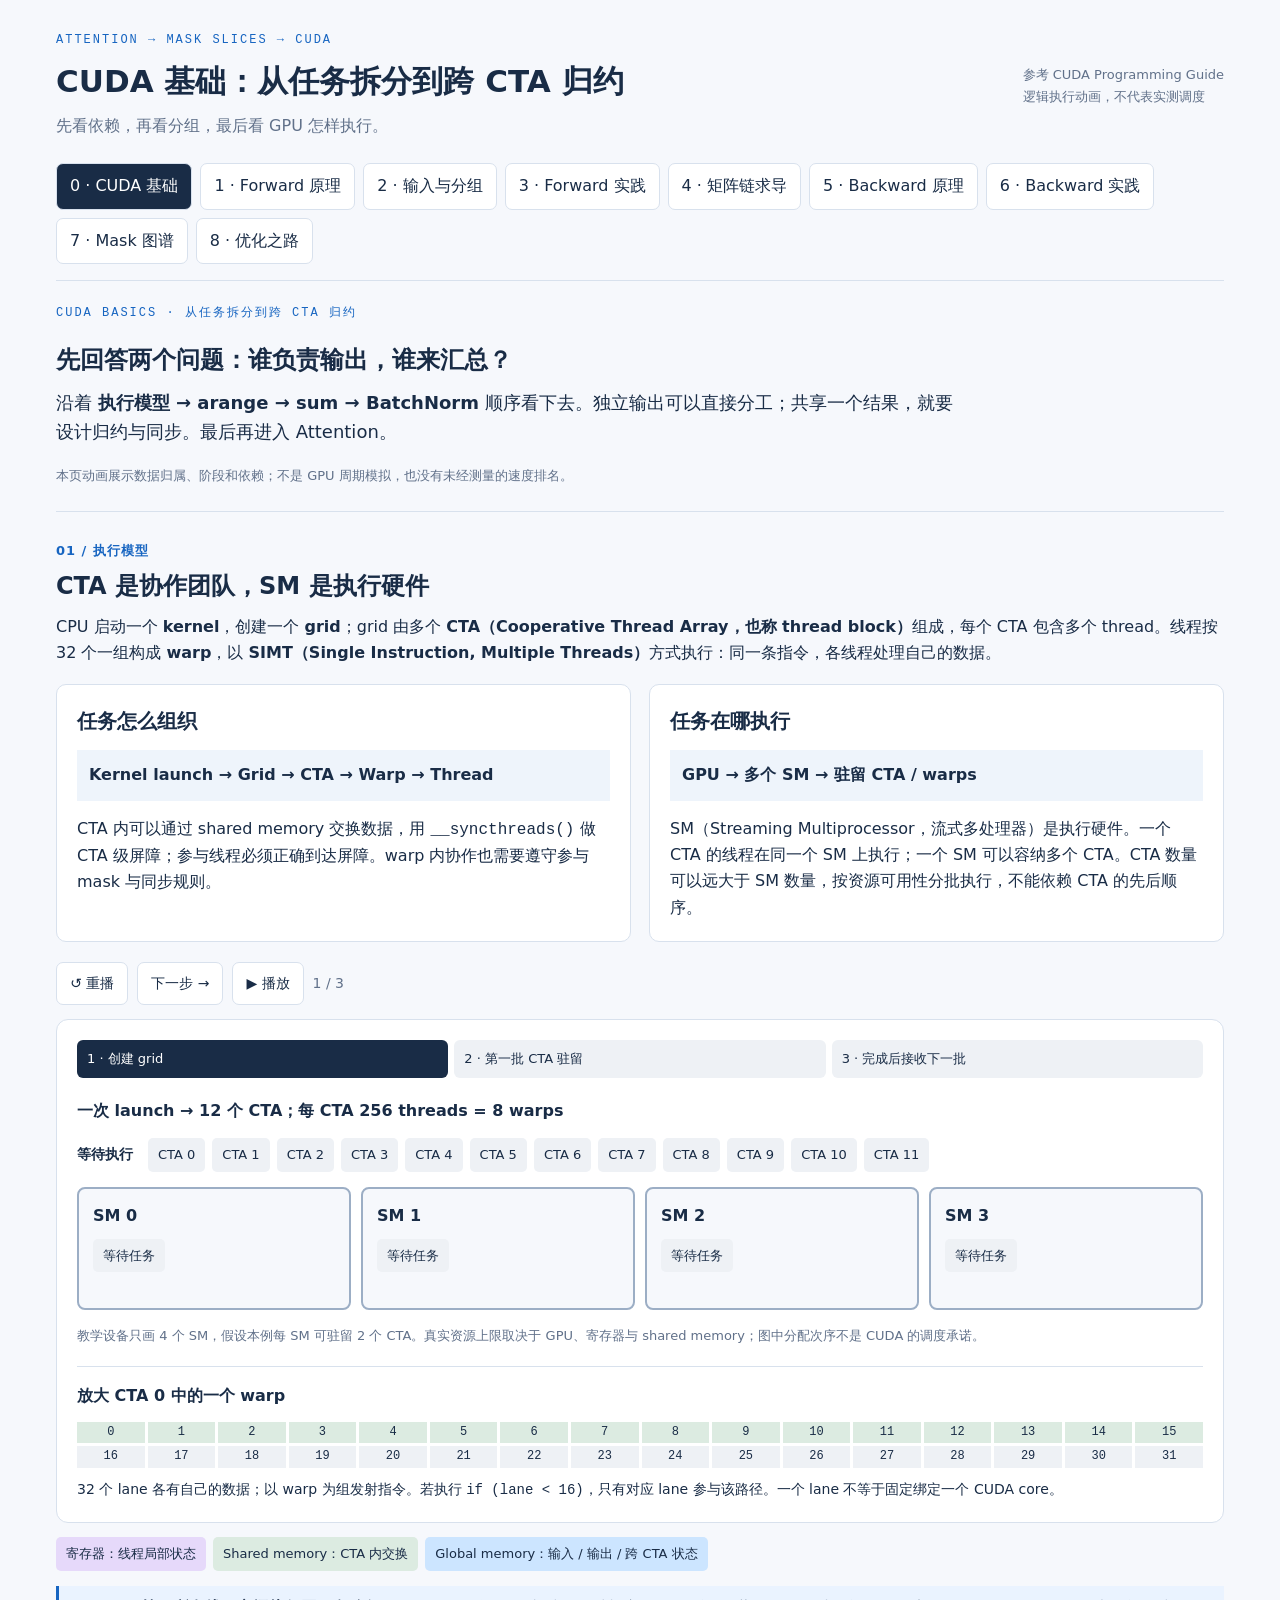
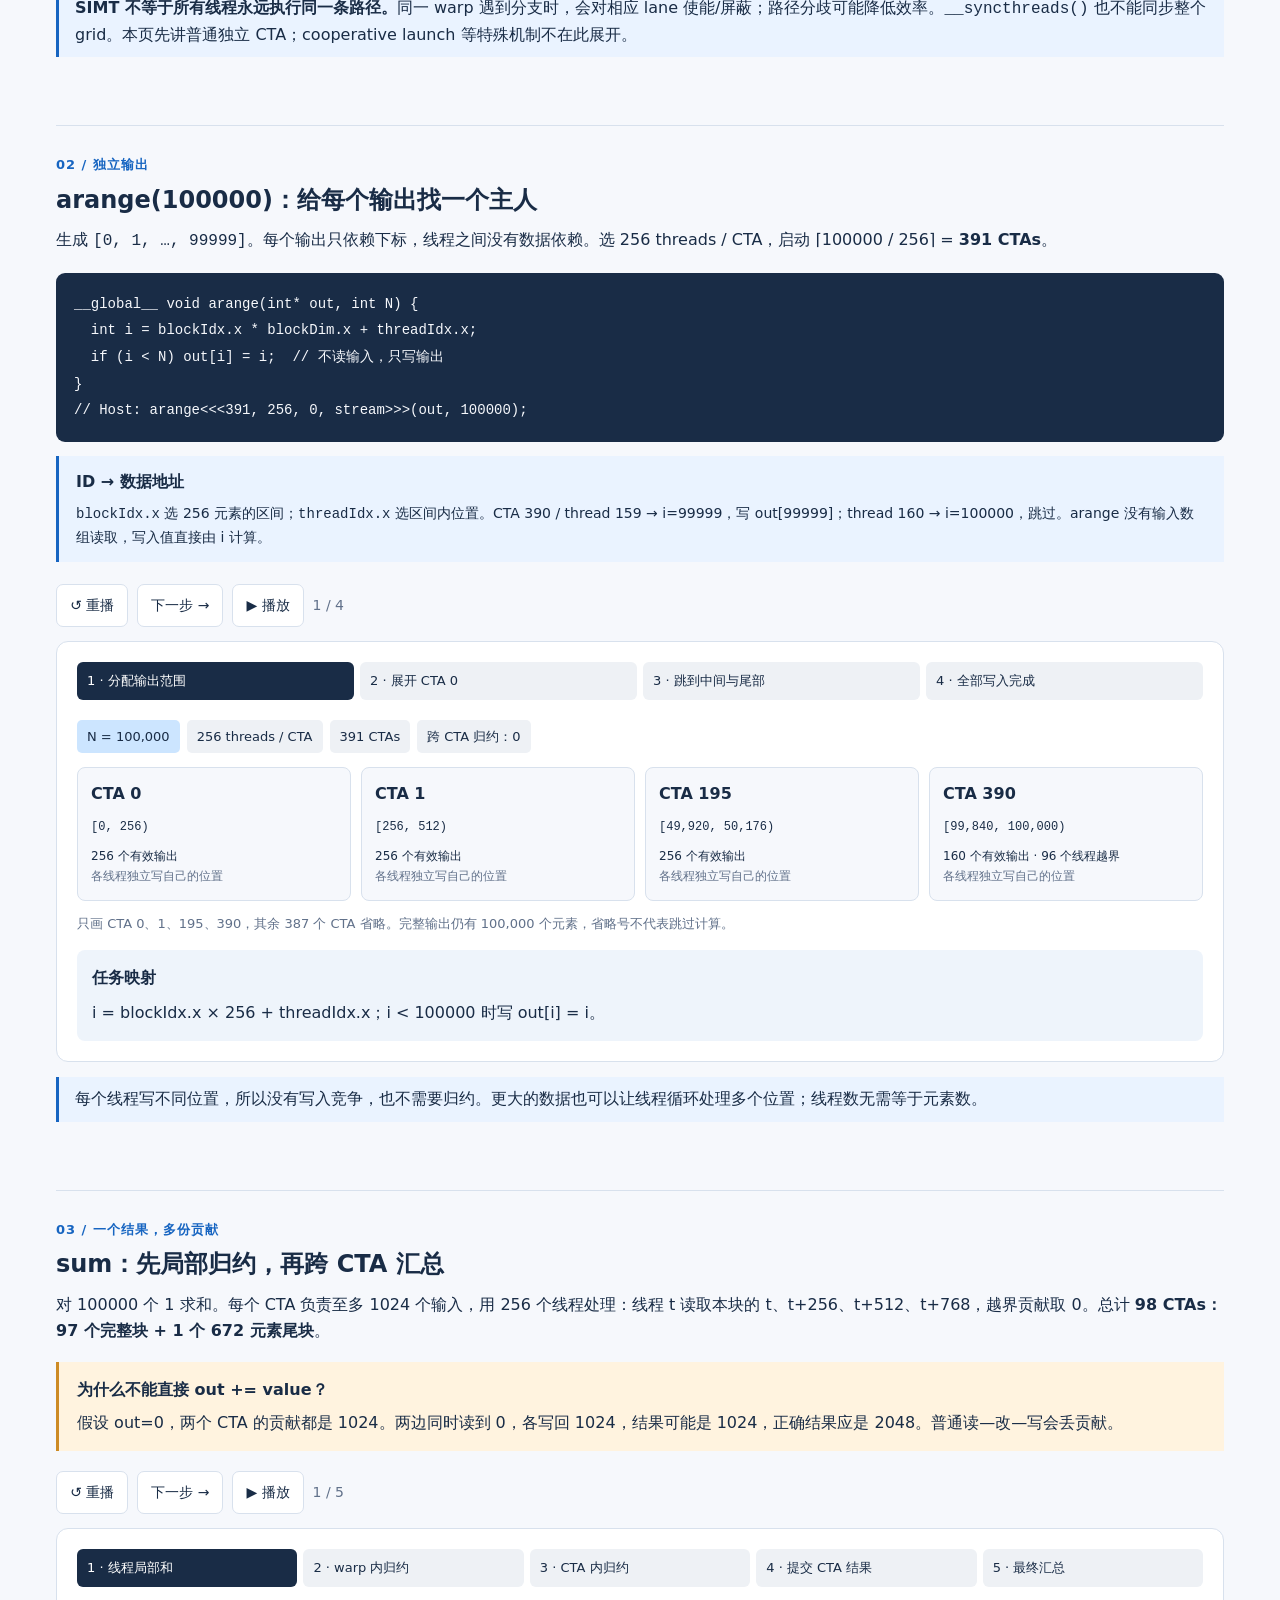
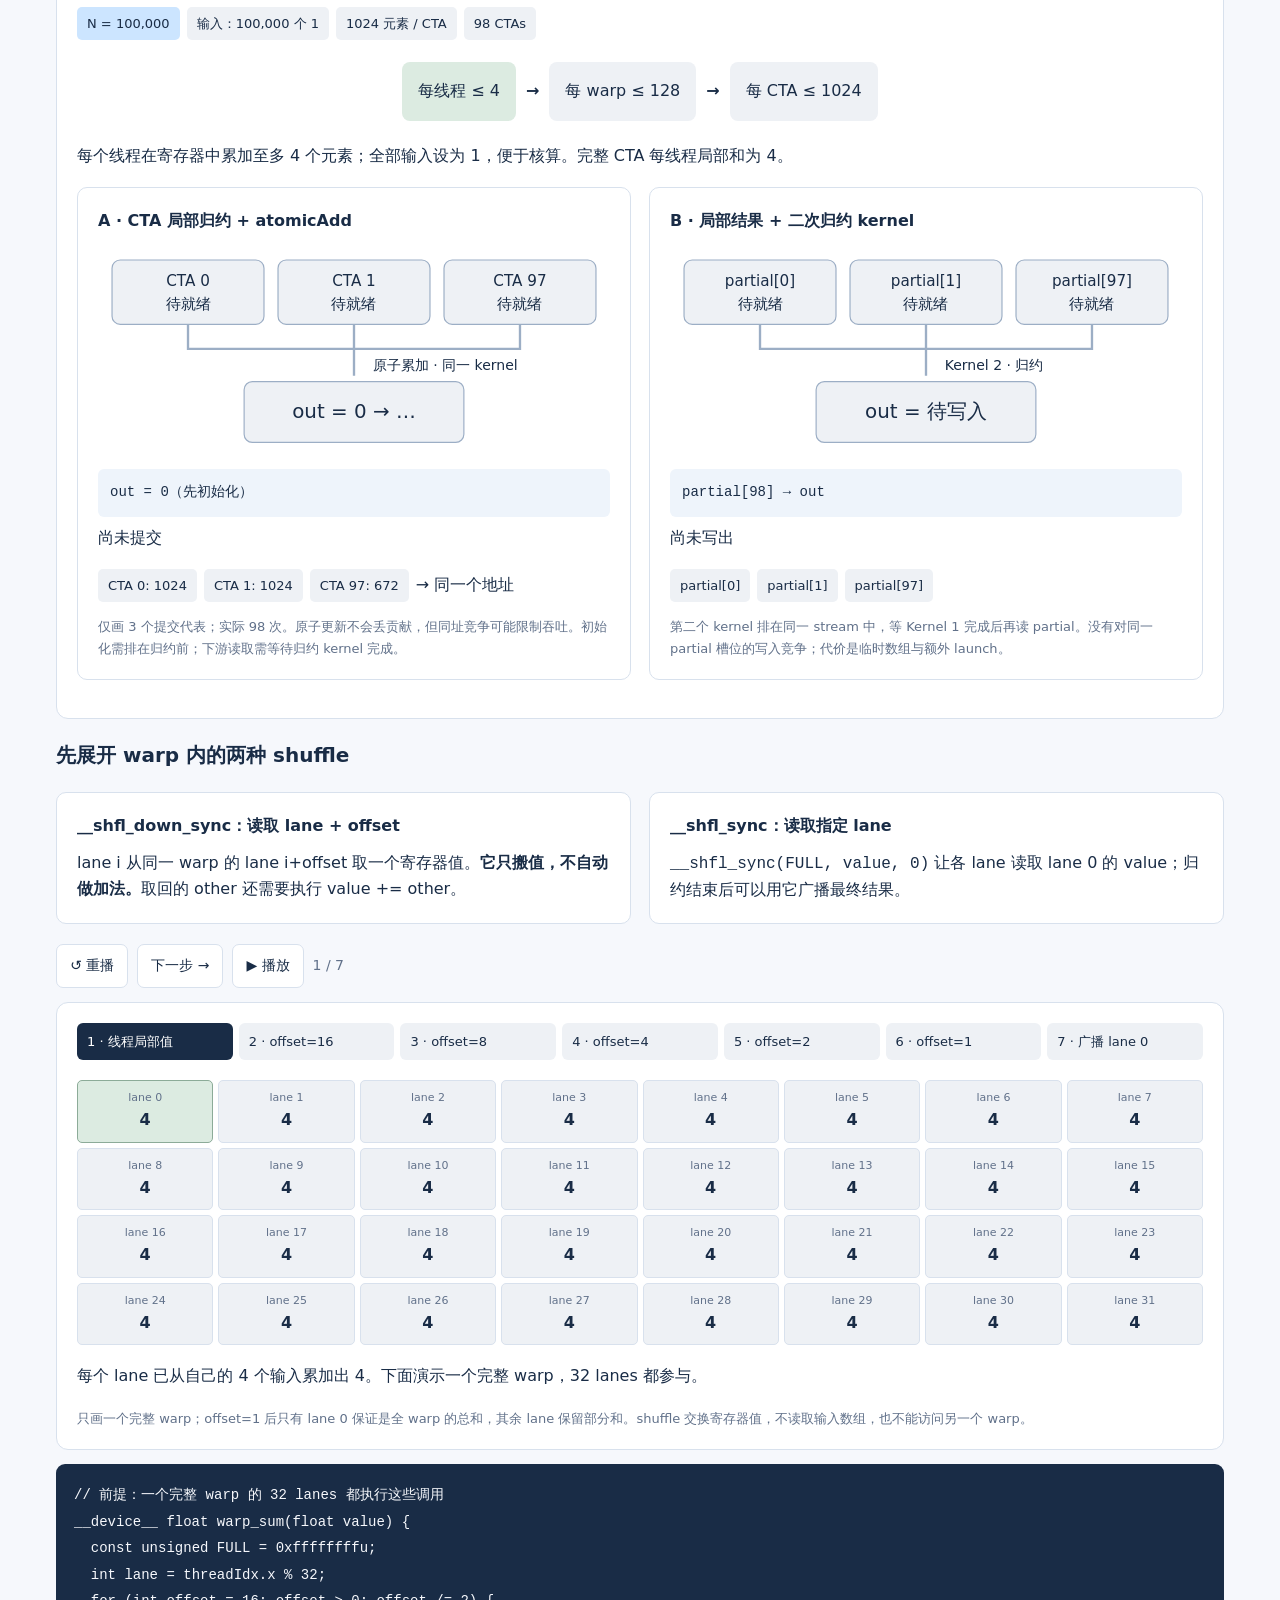
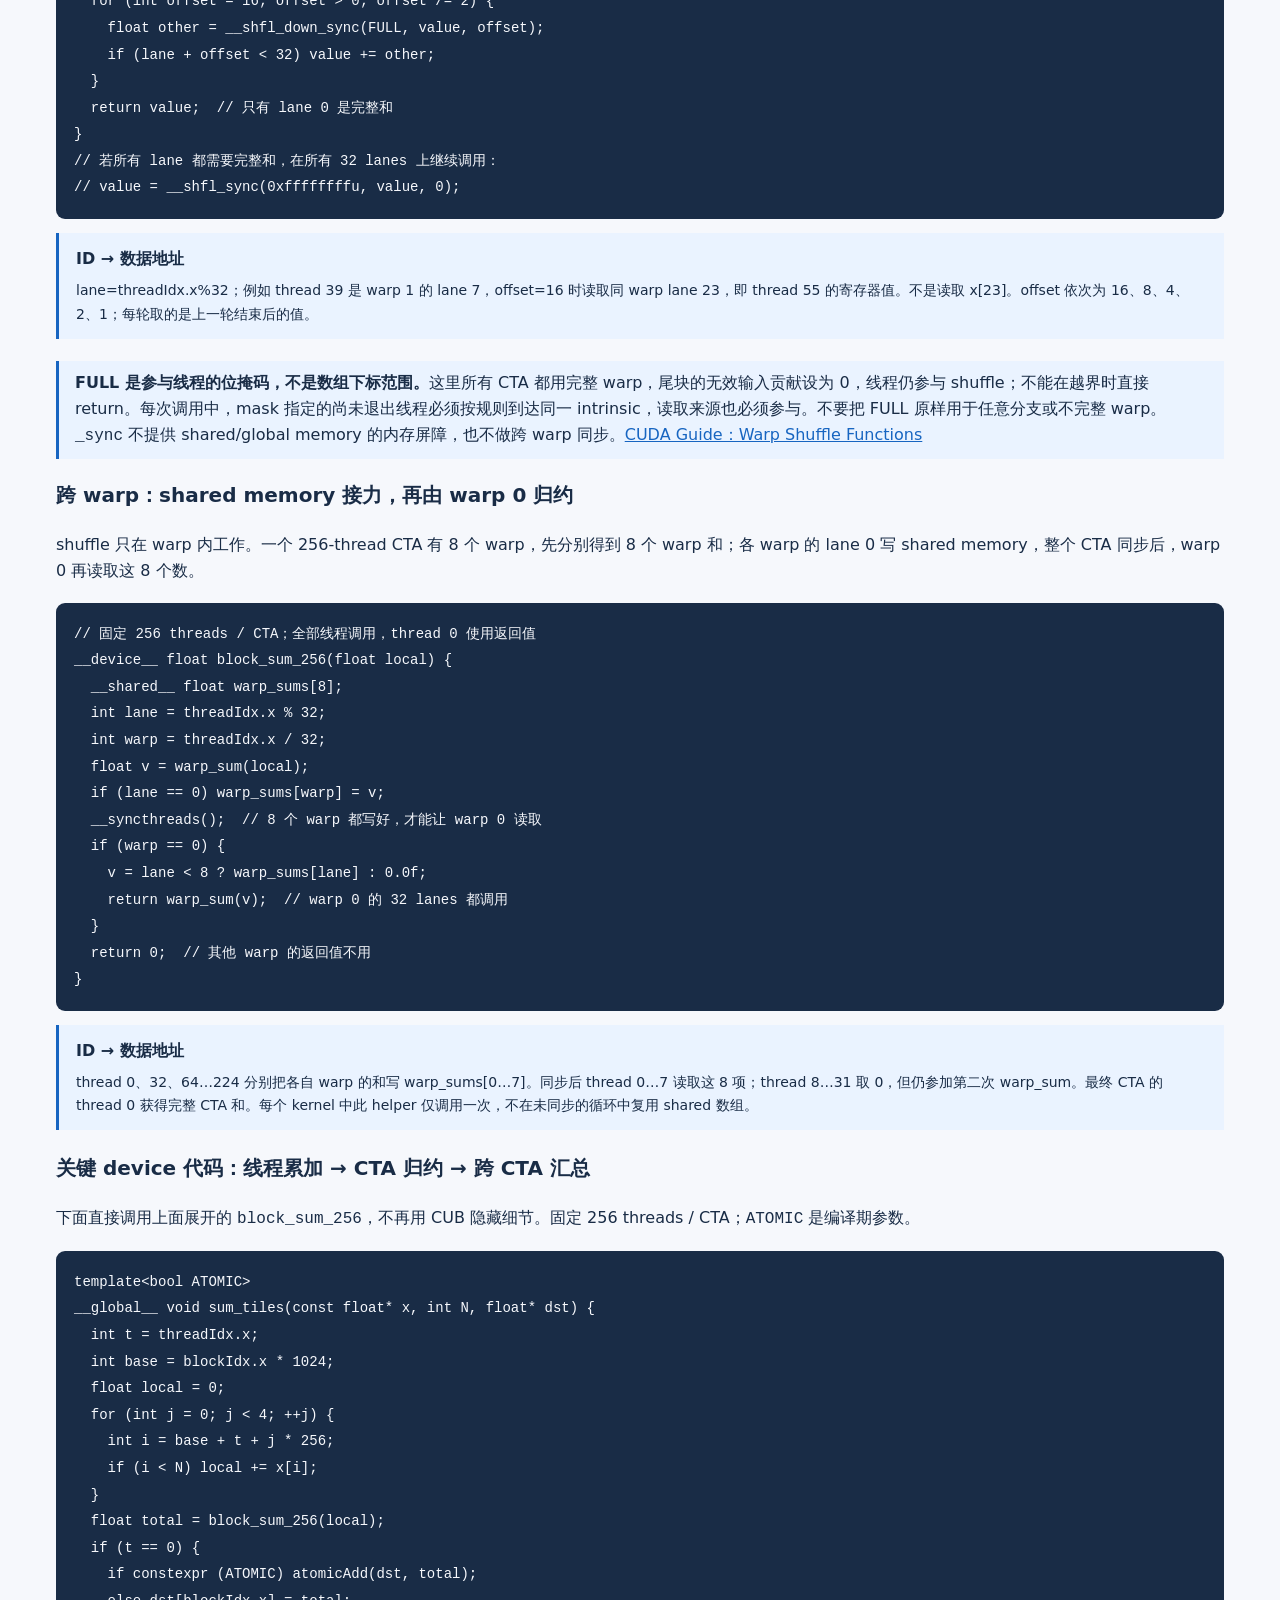
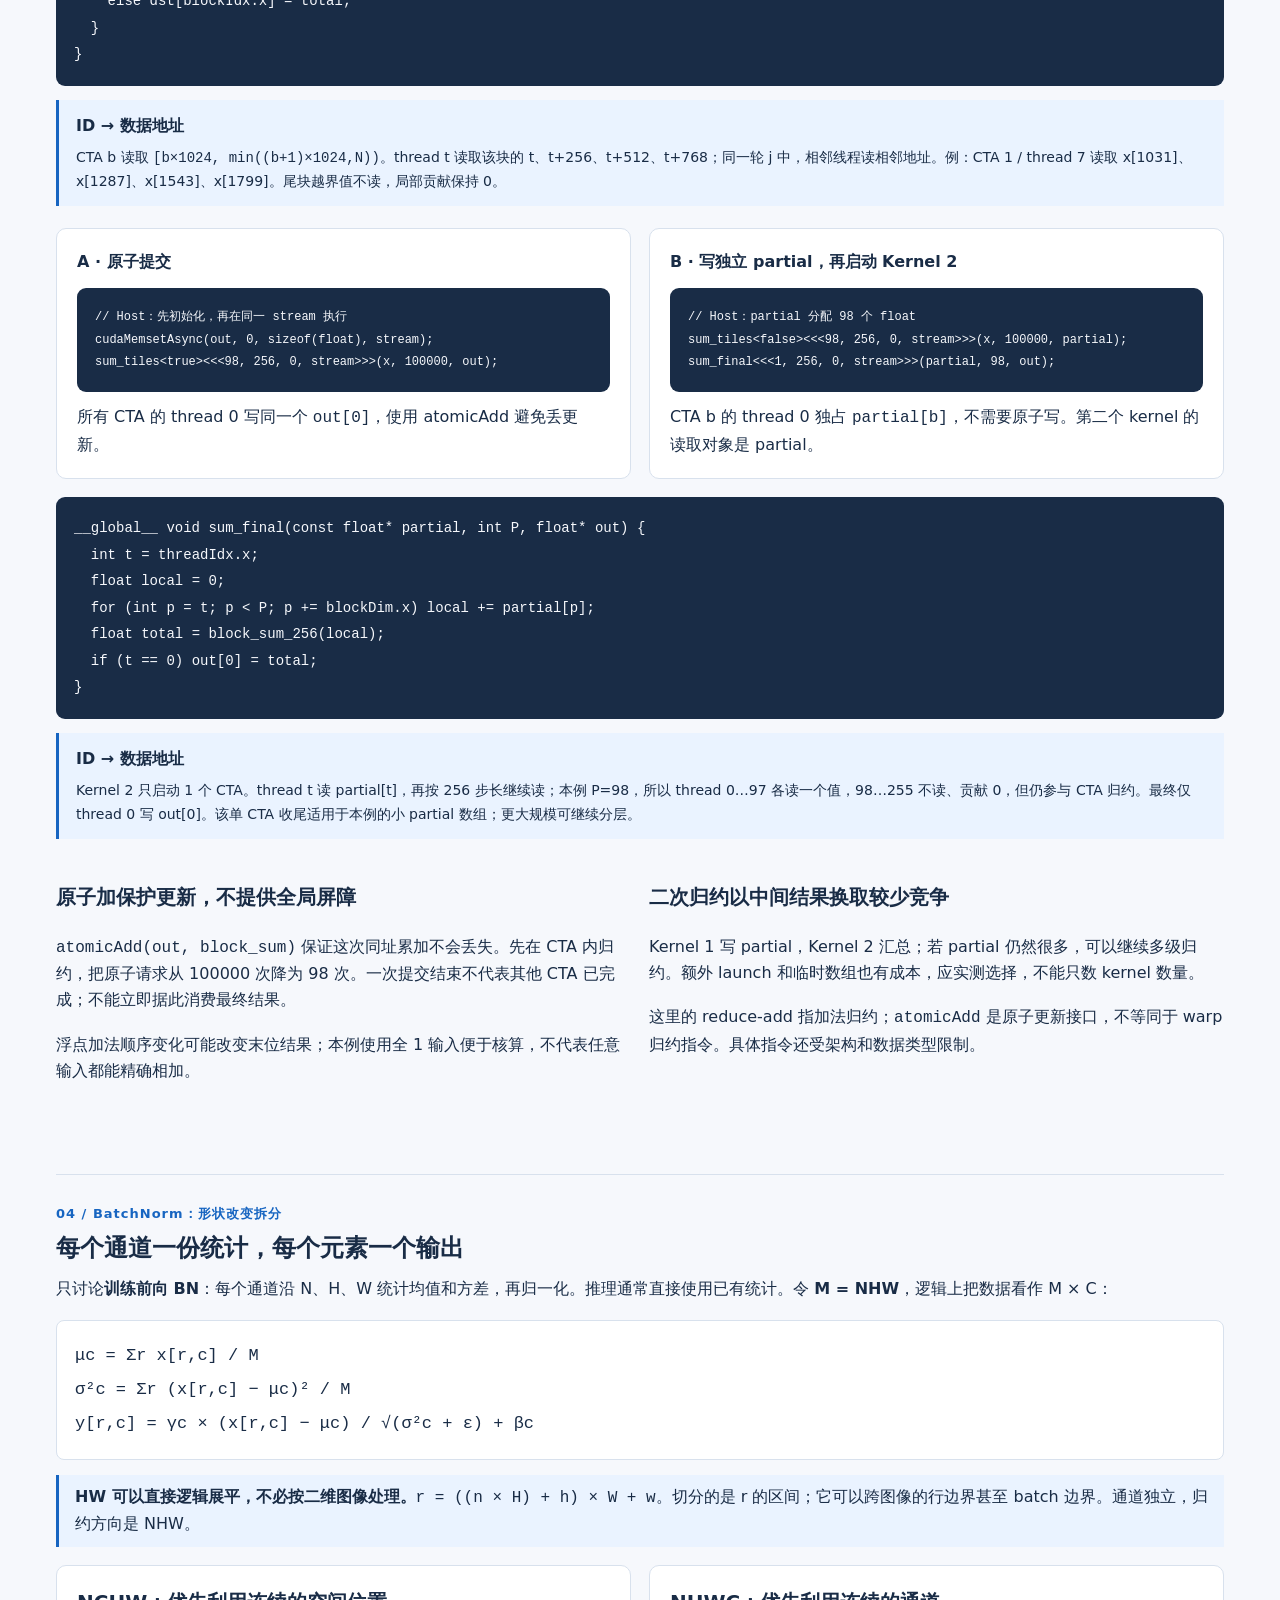
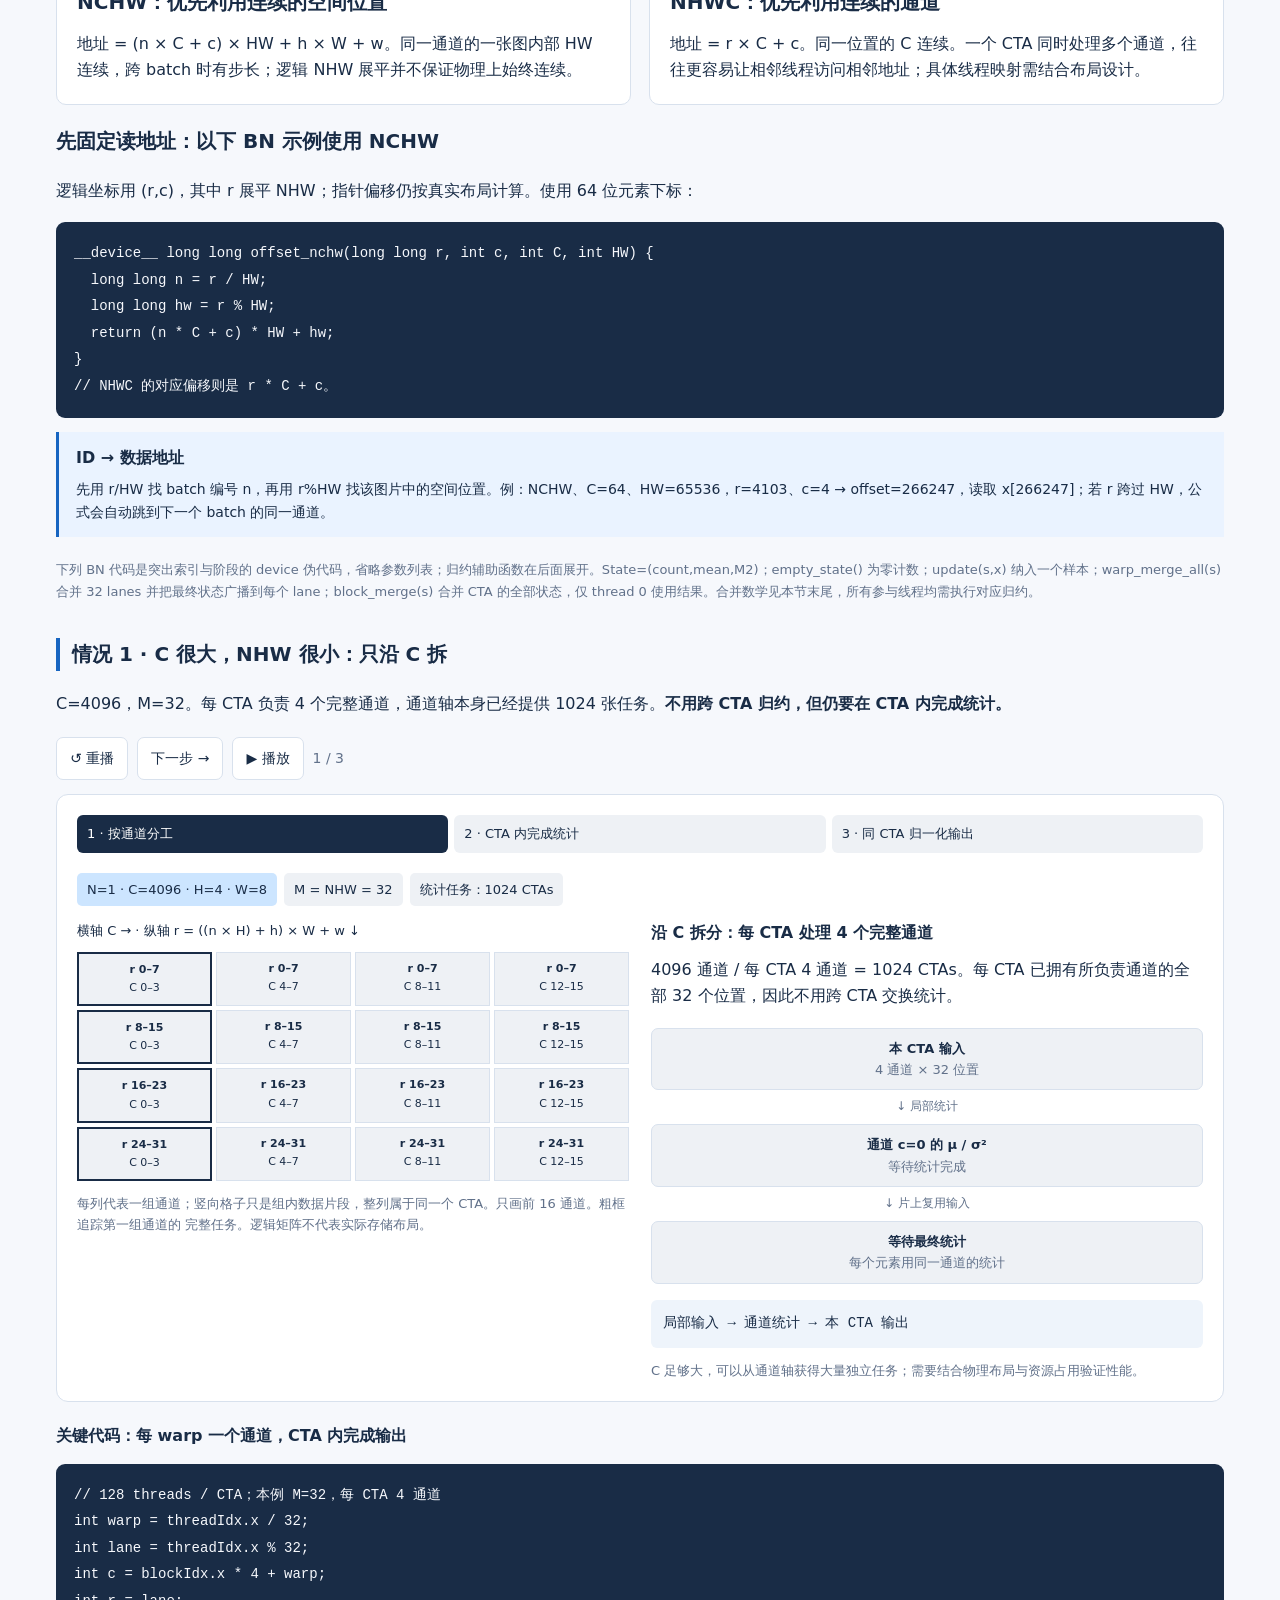
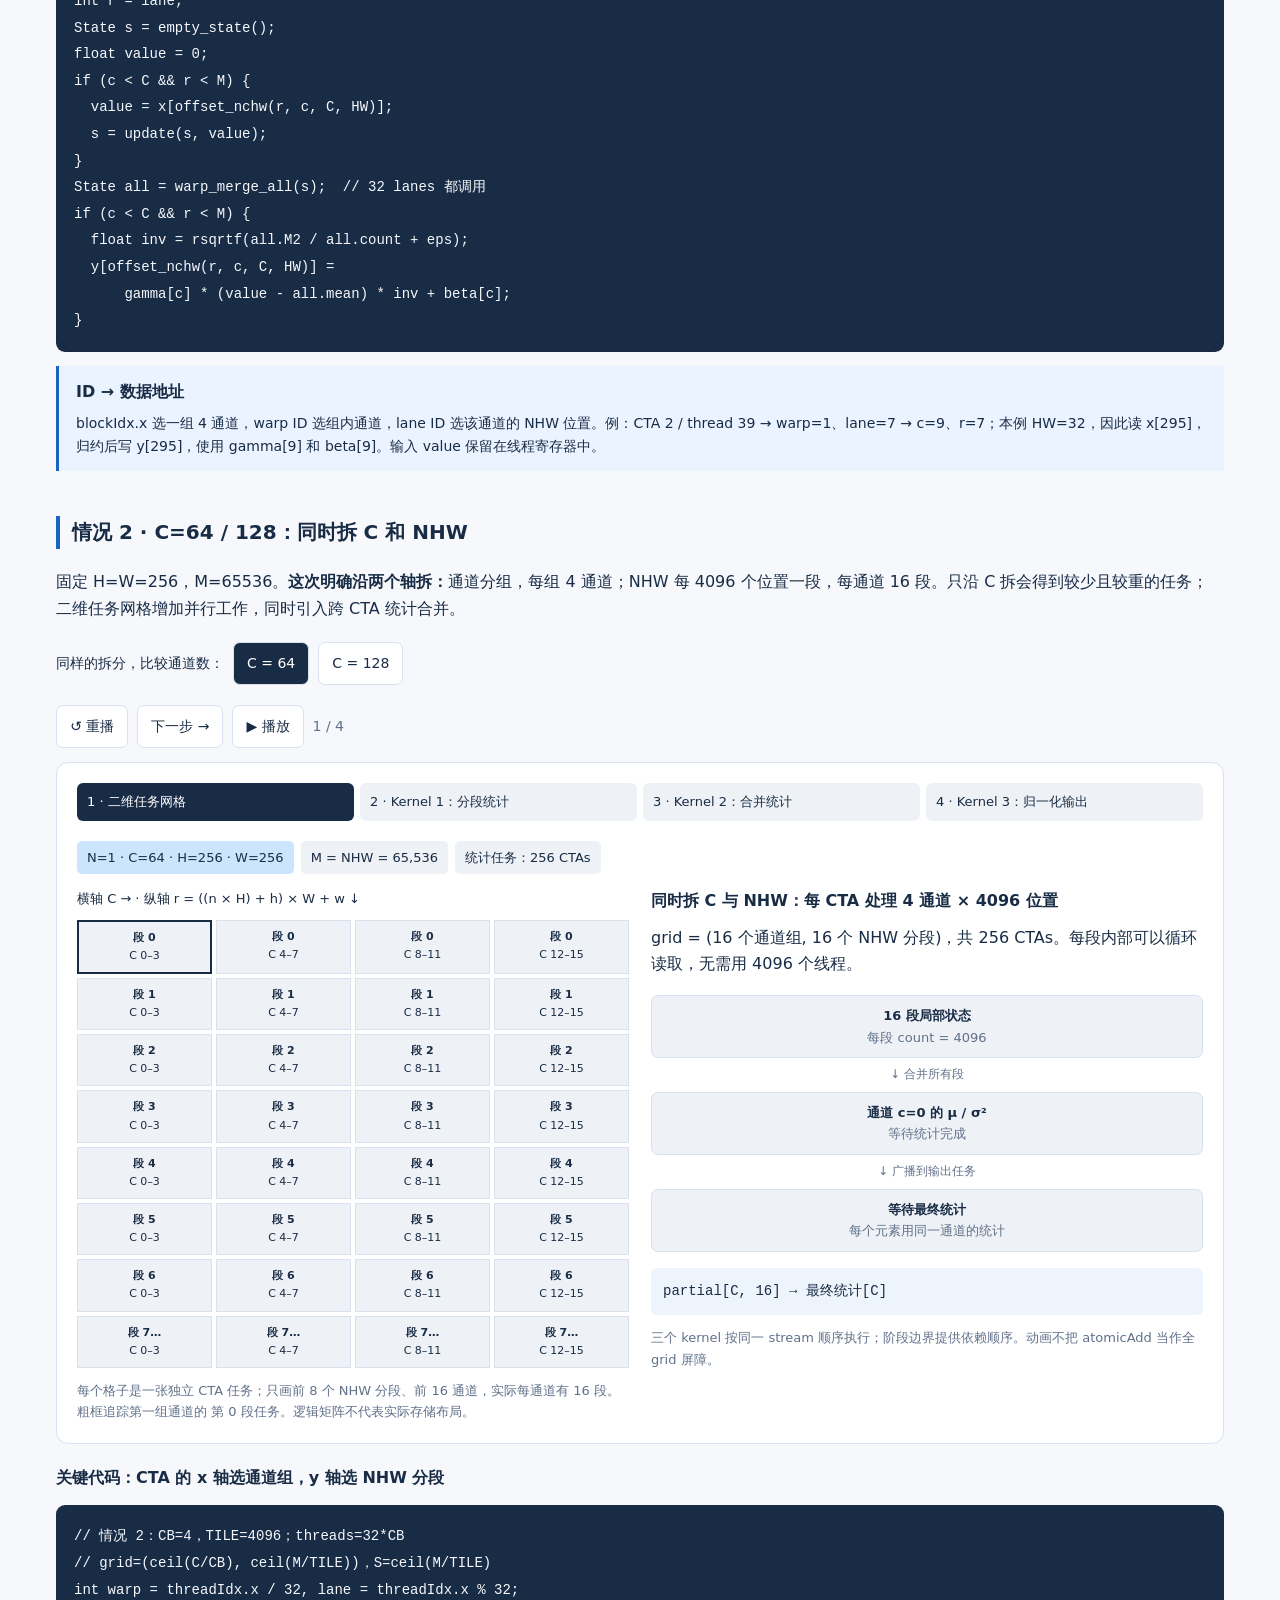
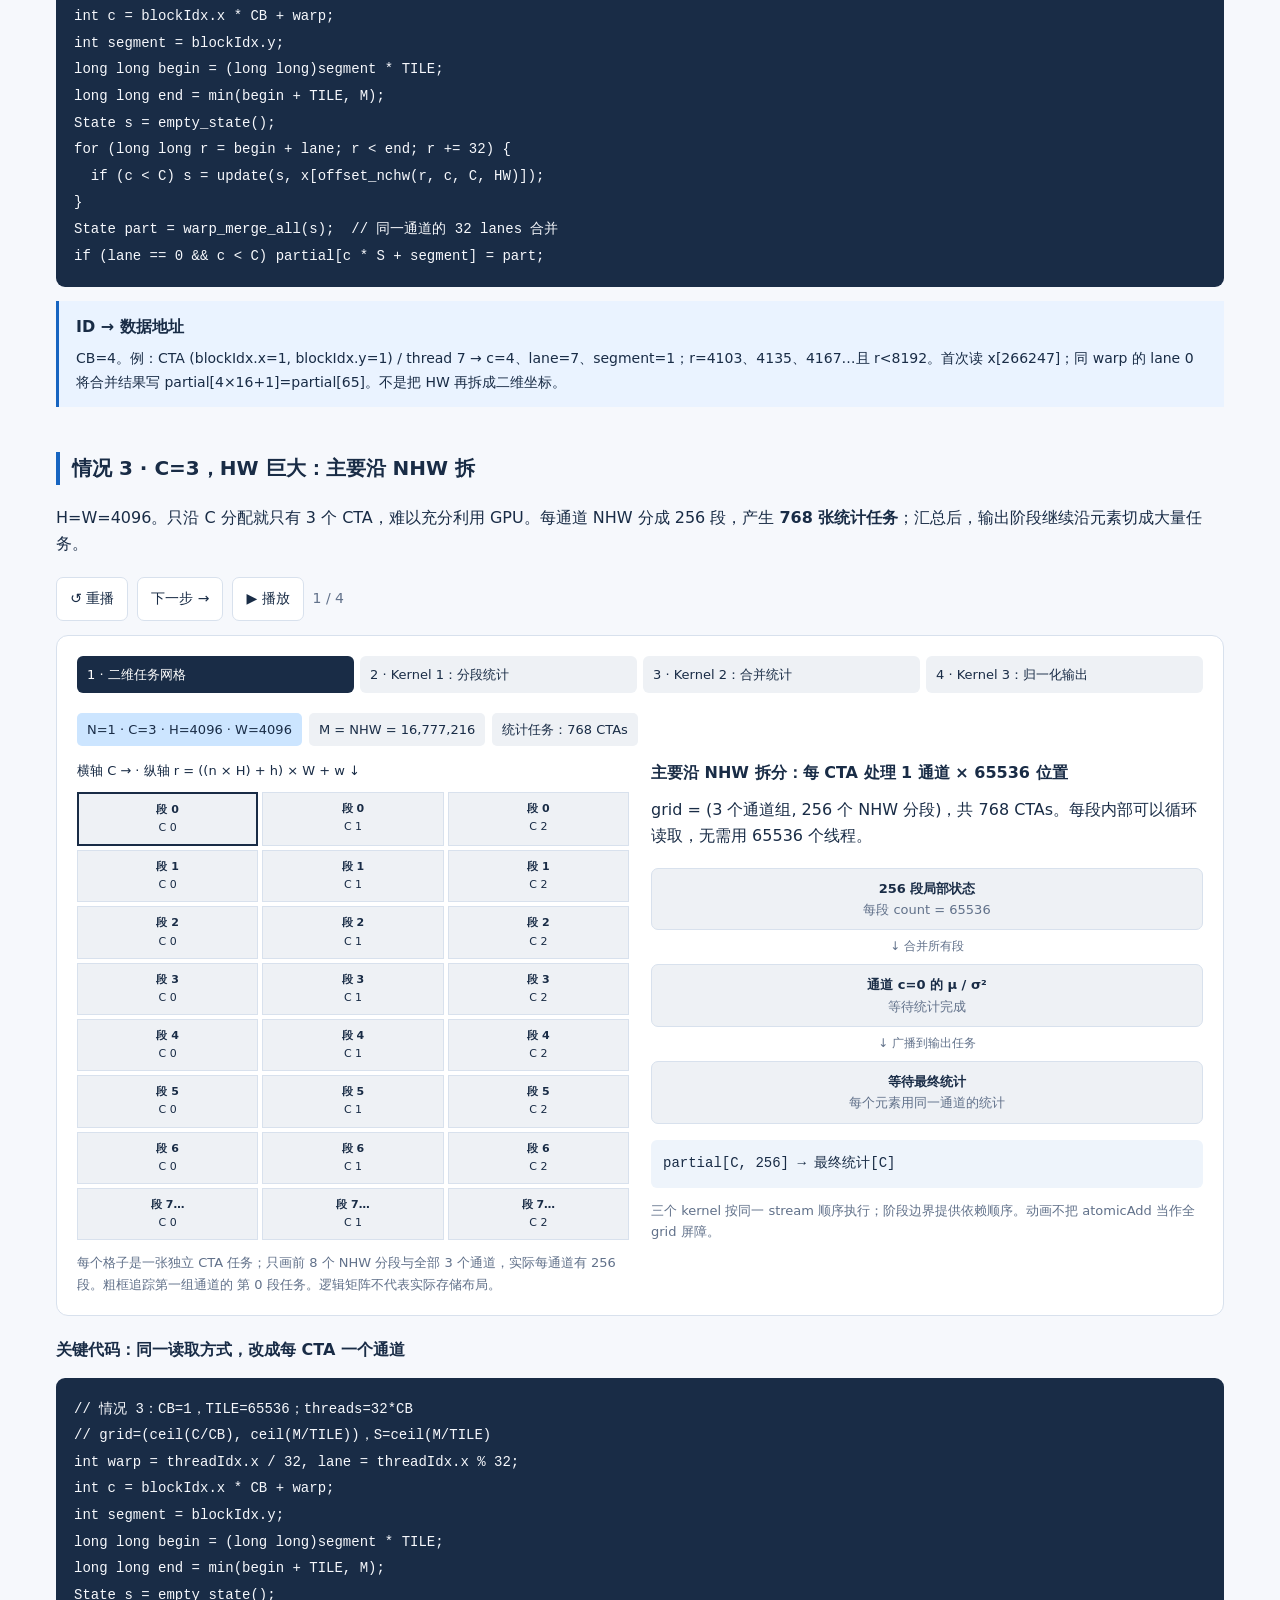
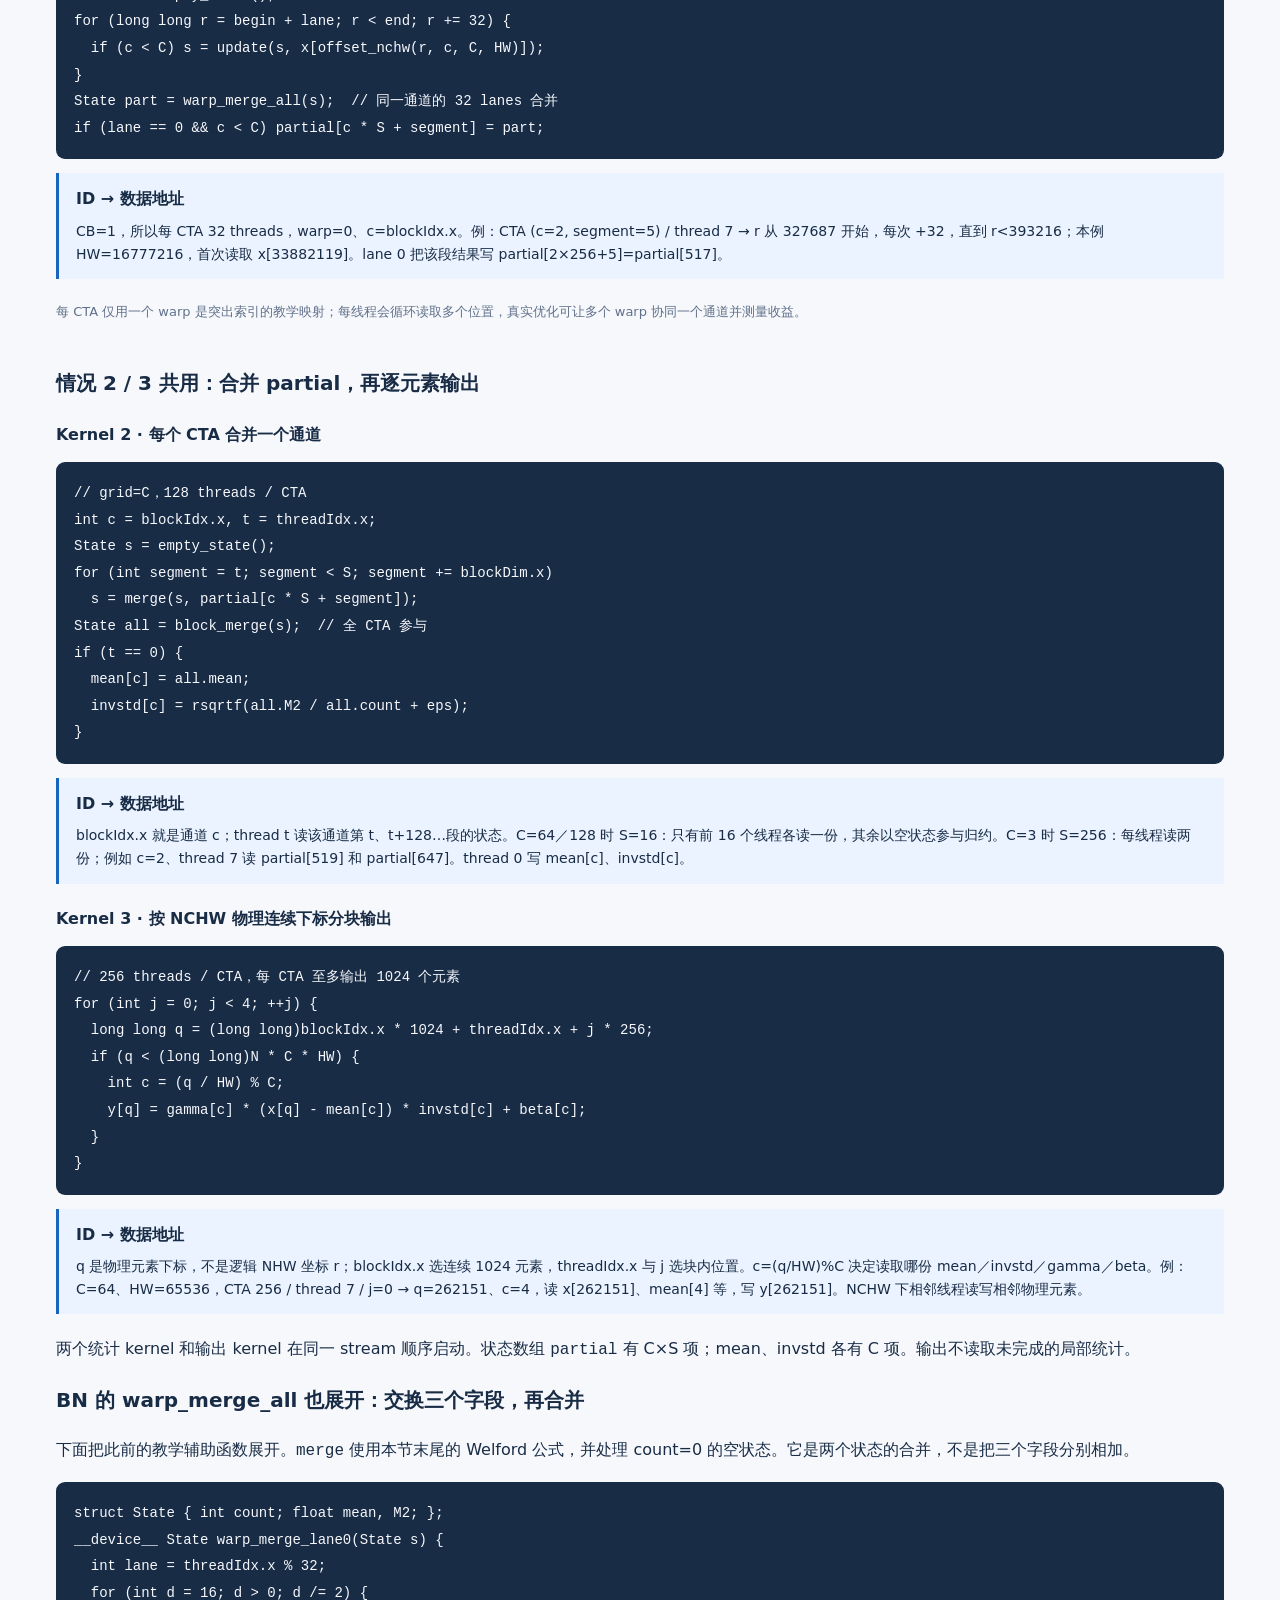
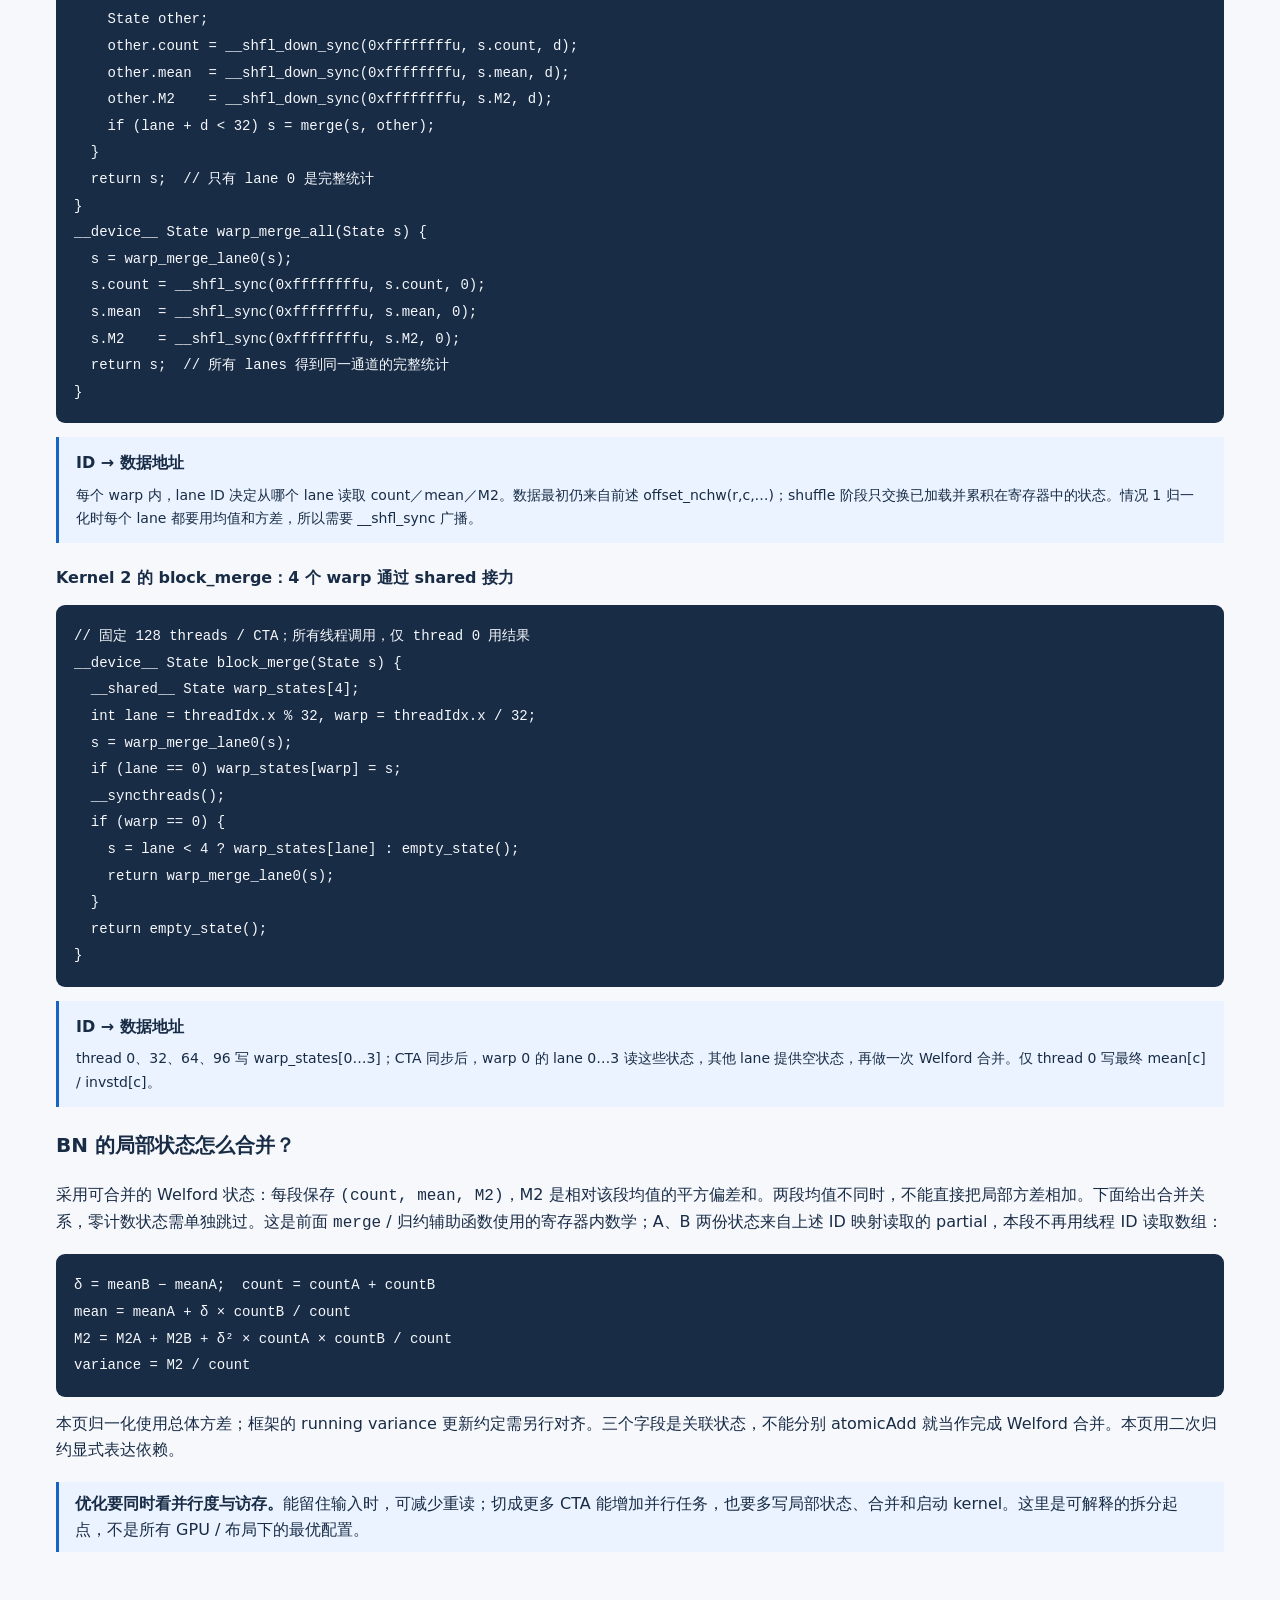
<file: docs/index.html>
<!doctype html>
<html lang="zh-CN">
<head>
  <meta charset="utf-8">
  <meta name="viewport" content="width=device-width, initial-scale=1">
  <meta name="description" content="Interactive Attention kernel tutorial covering Forward, Backward, MAGI, and FA4.">
  <title>LazyAttention · Interactive Tutorial</title>
  <meta http-equiv="refresh" content="0; url=tutorials/attention-kernel-walkthrough/">
  <link rel="canonical" href="tutorials/attention-kernel-walkthrough/">
</head>
<body>
  <p>正在打开 <a href="tutorials/attention-kernel-walkthrough/">LazyAttention 交互教程</a>…</p>
  <script>location.replace('tutorials/attention-kernel-walkthrough/' + location.hash);</script>
</body>
</html>
</file>
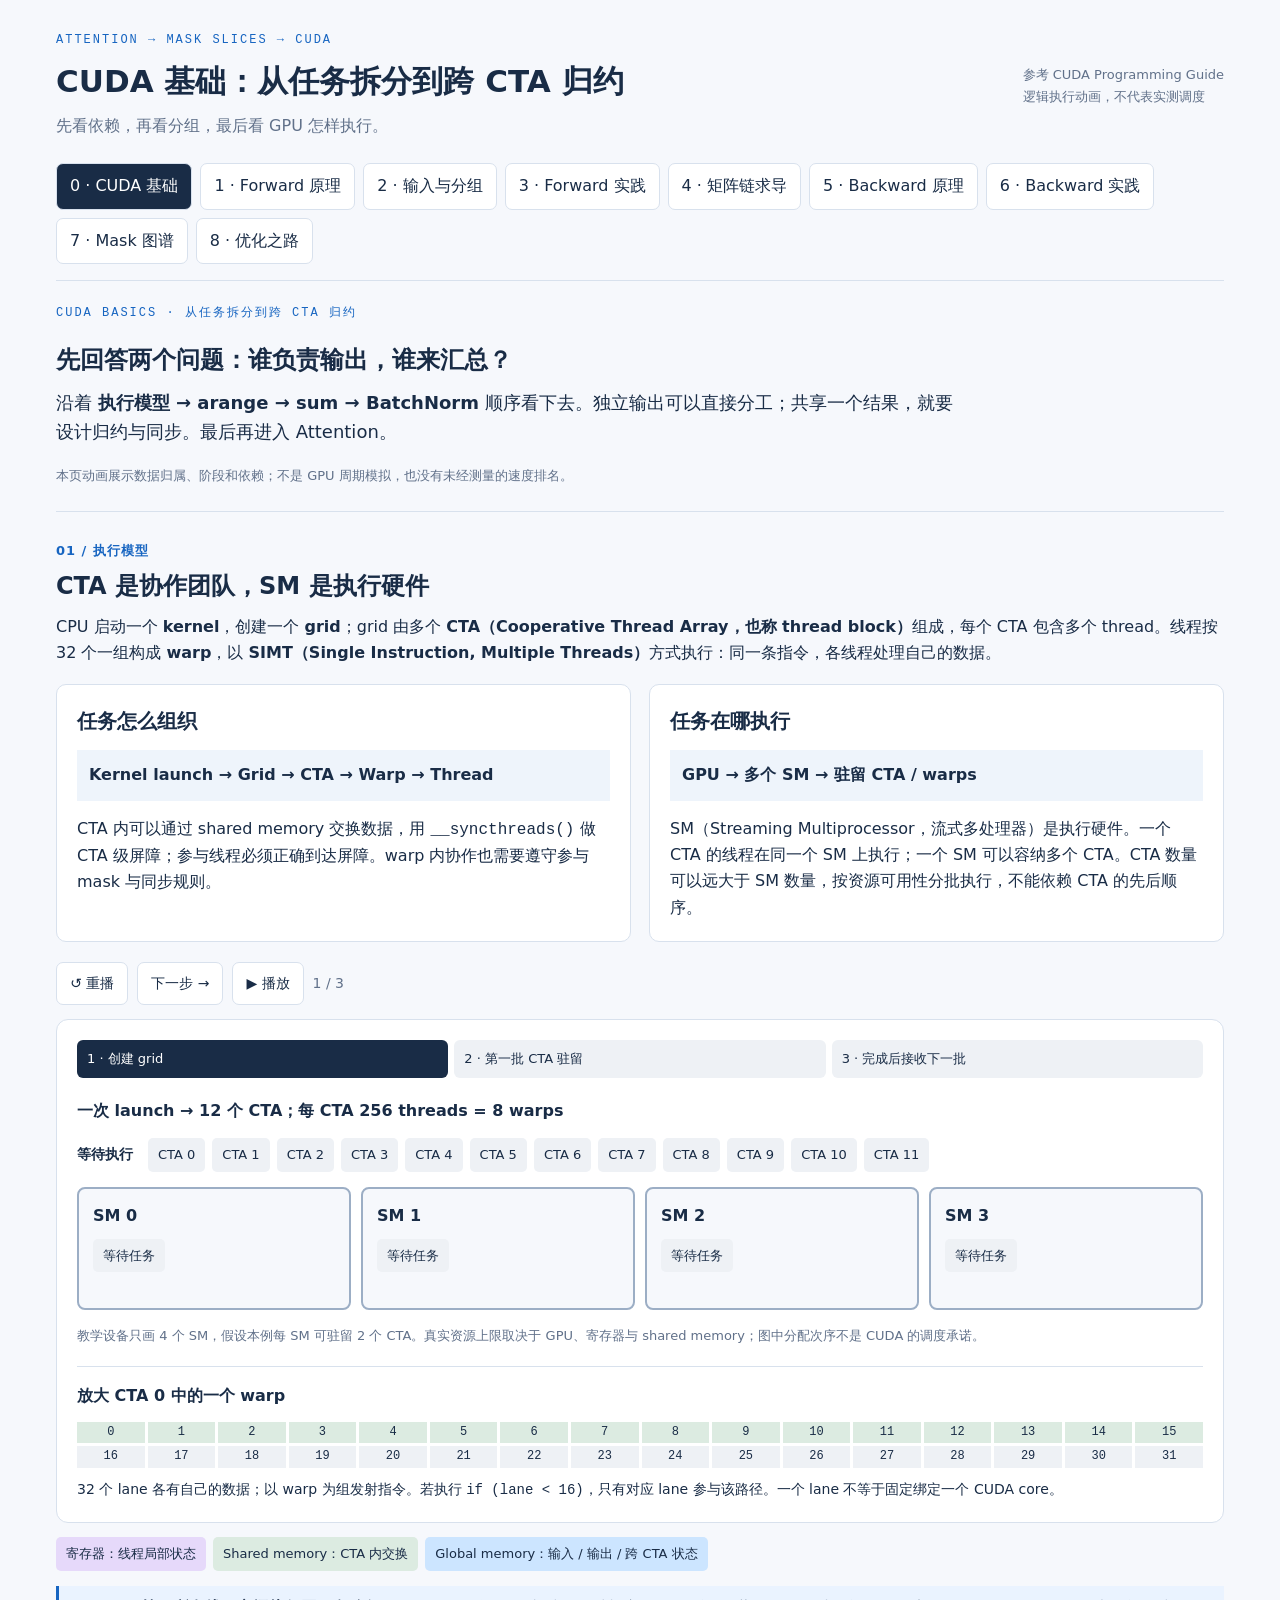
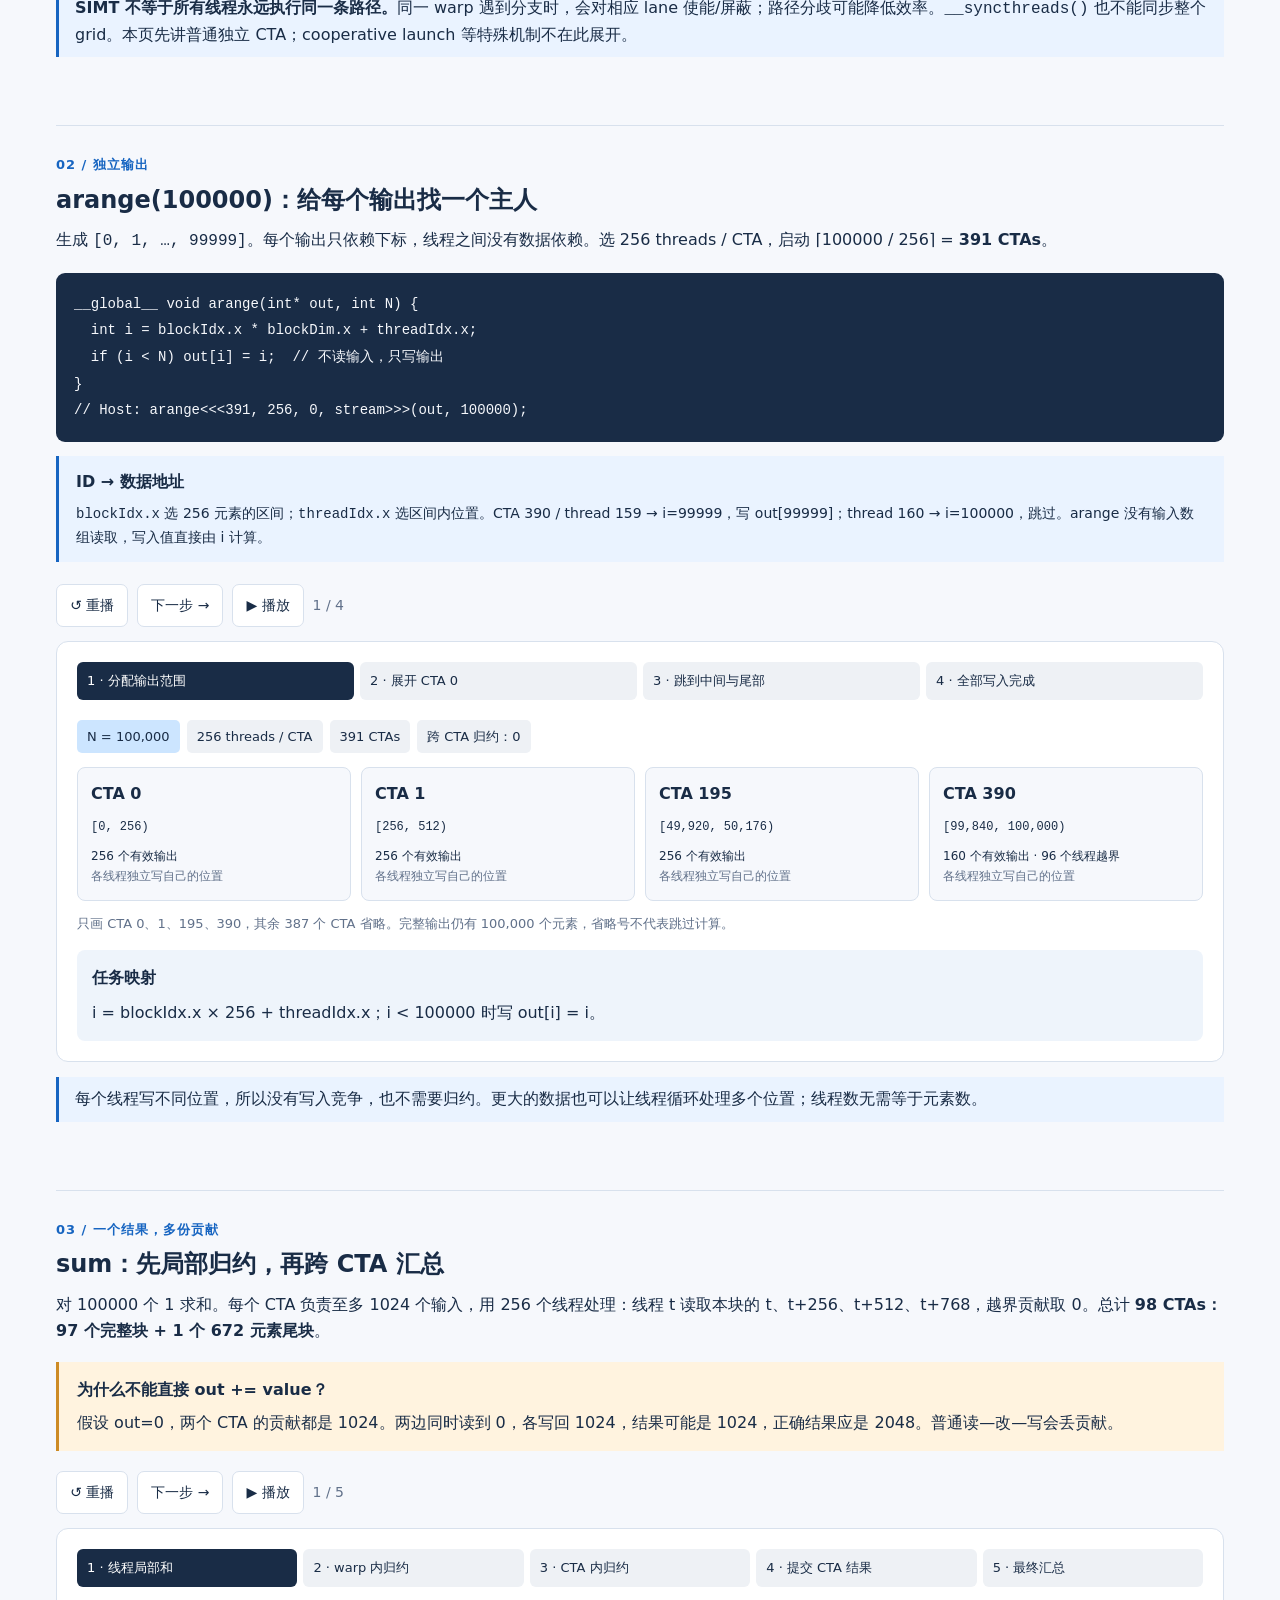
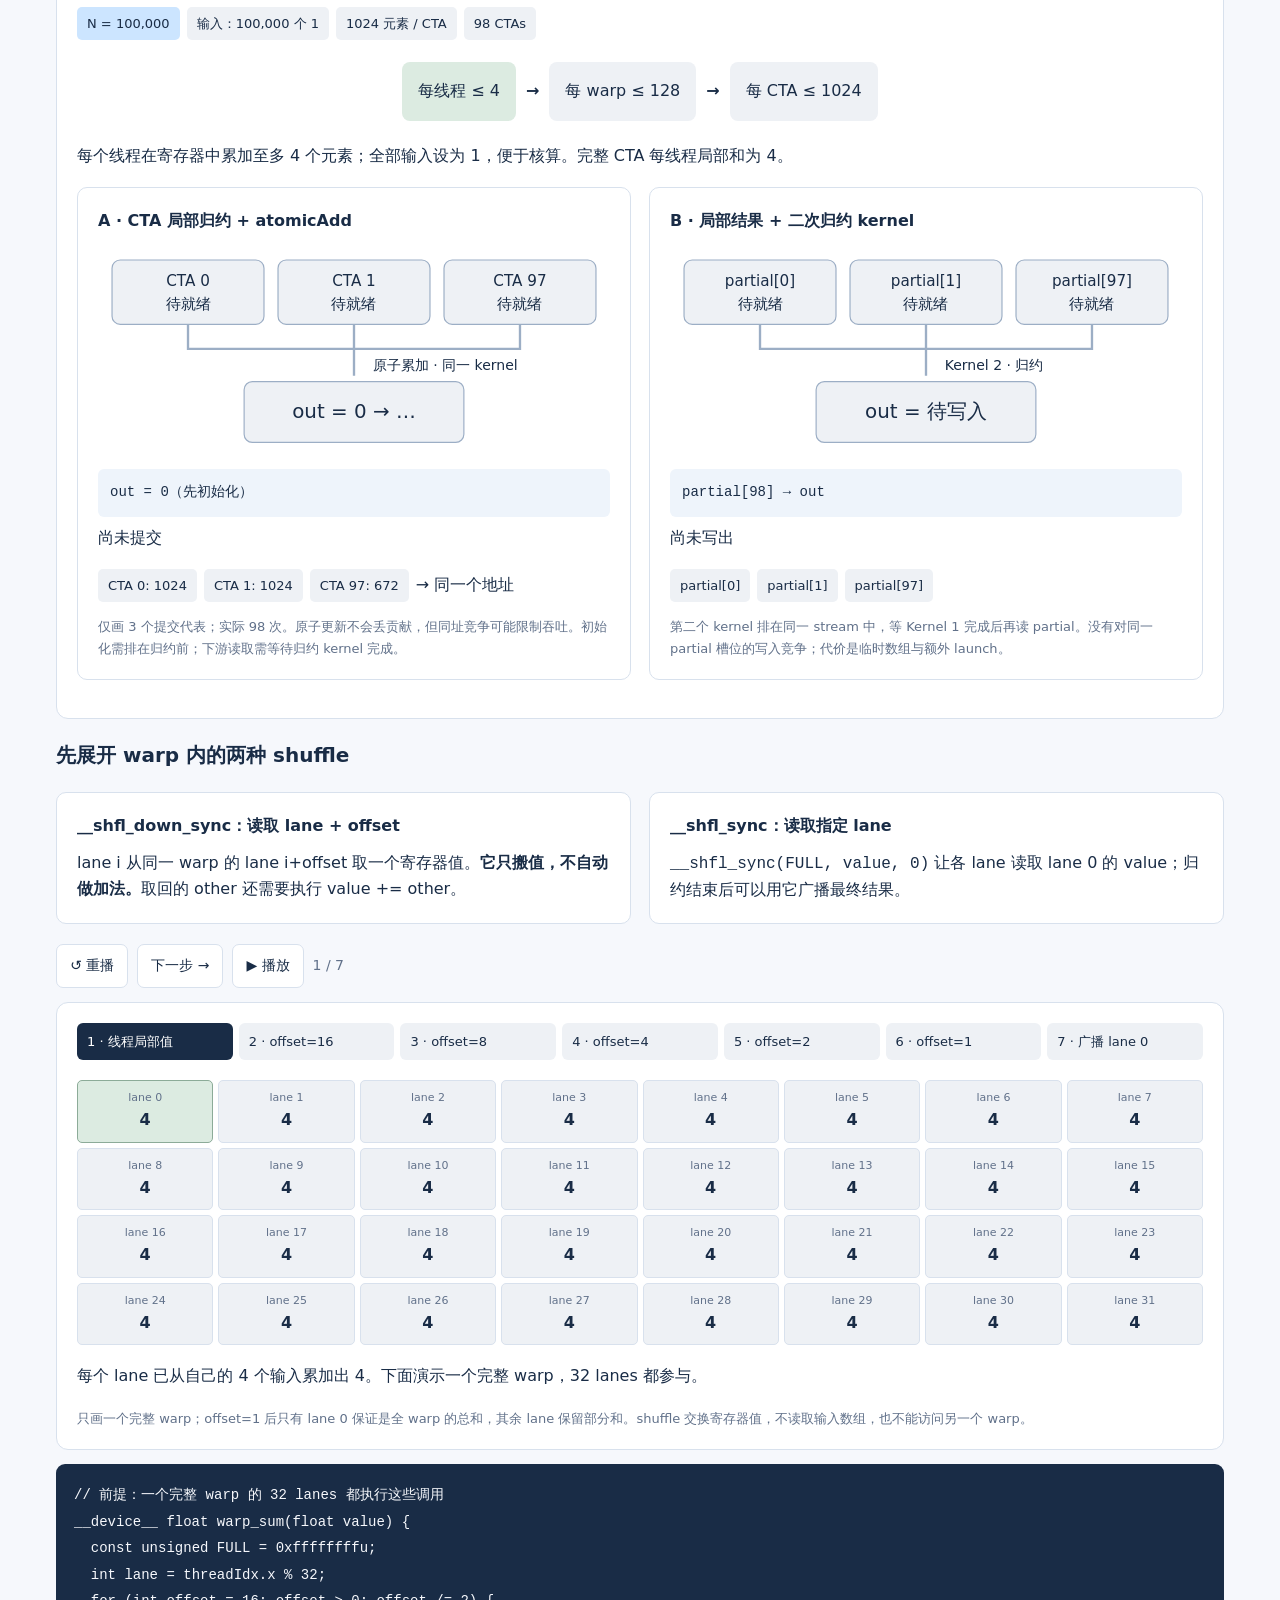
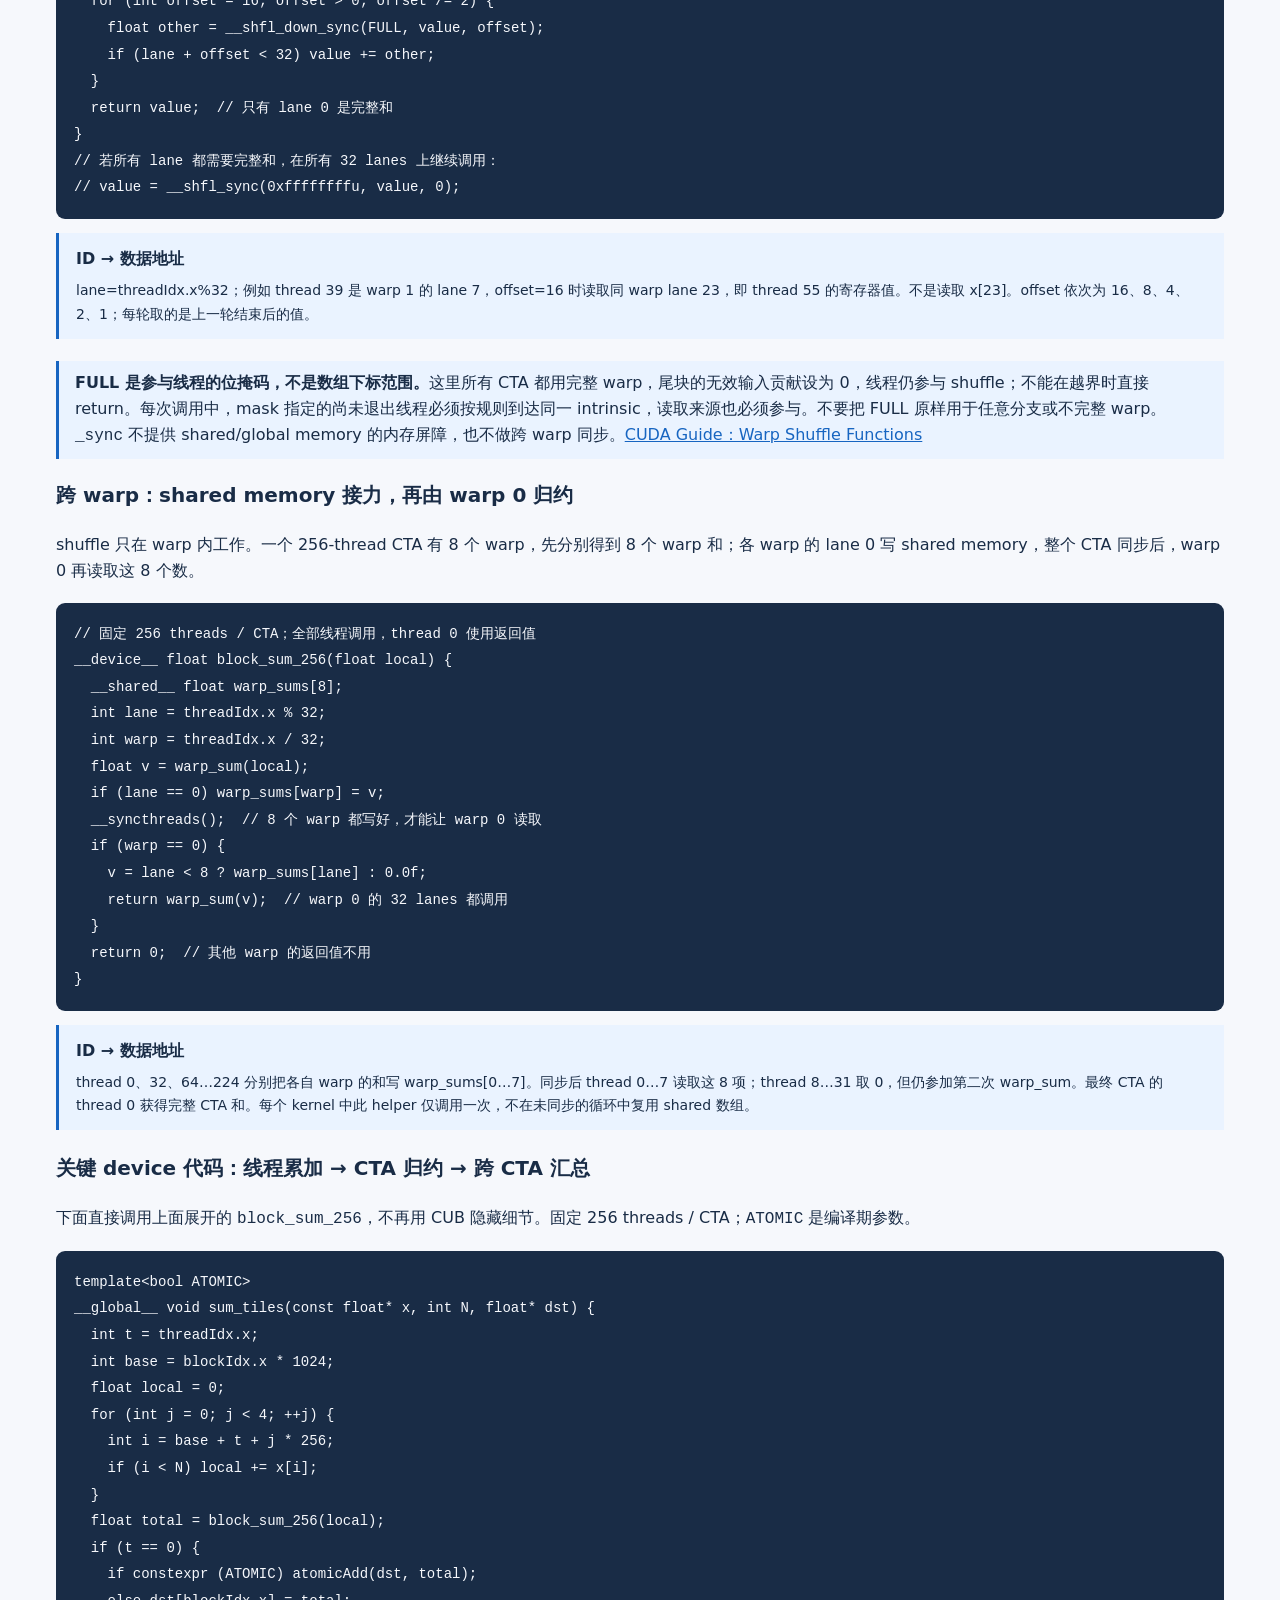
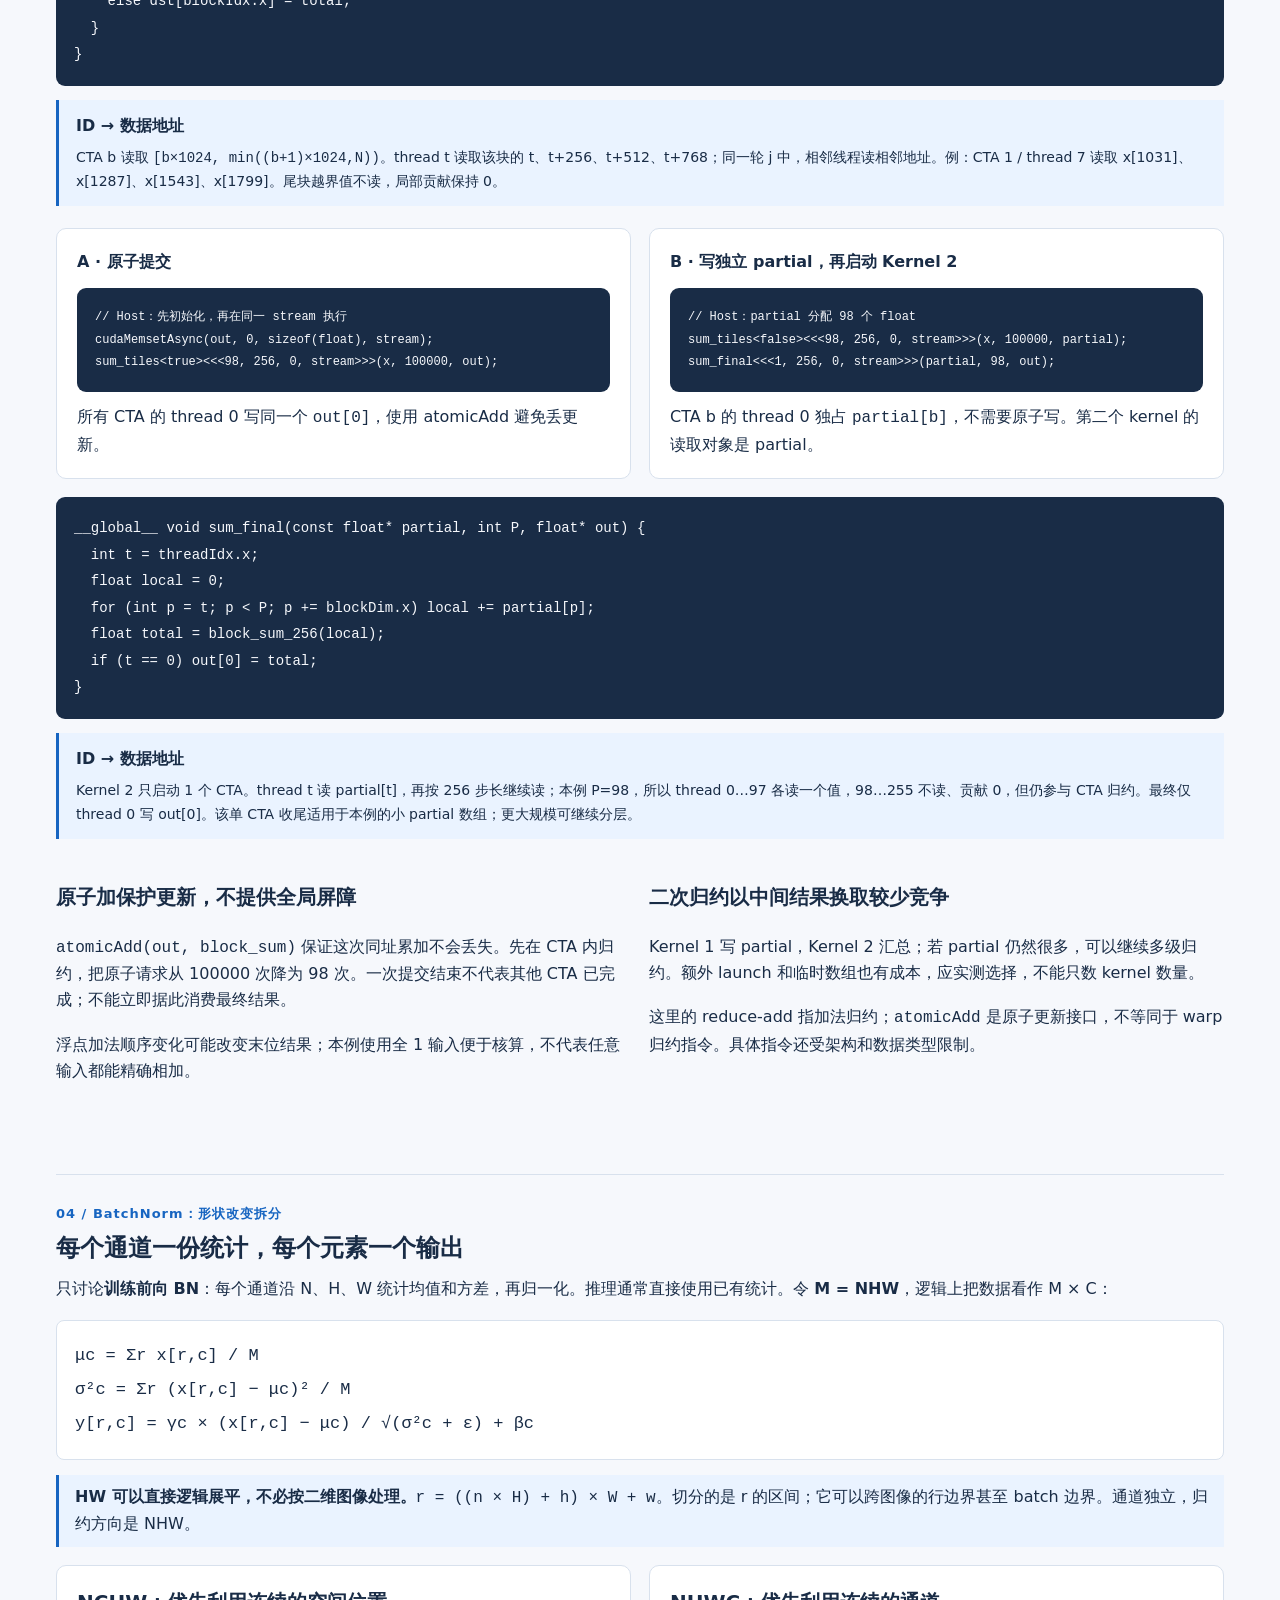
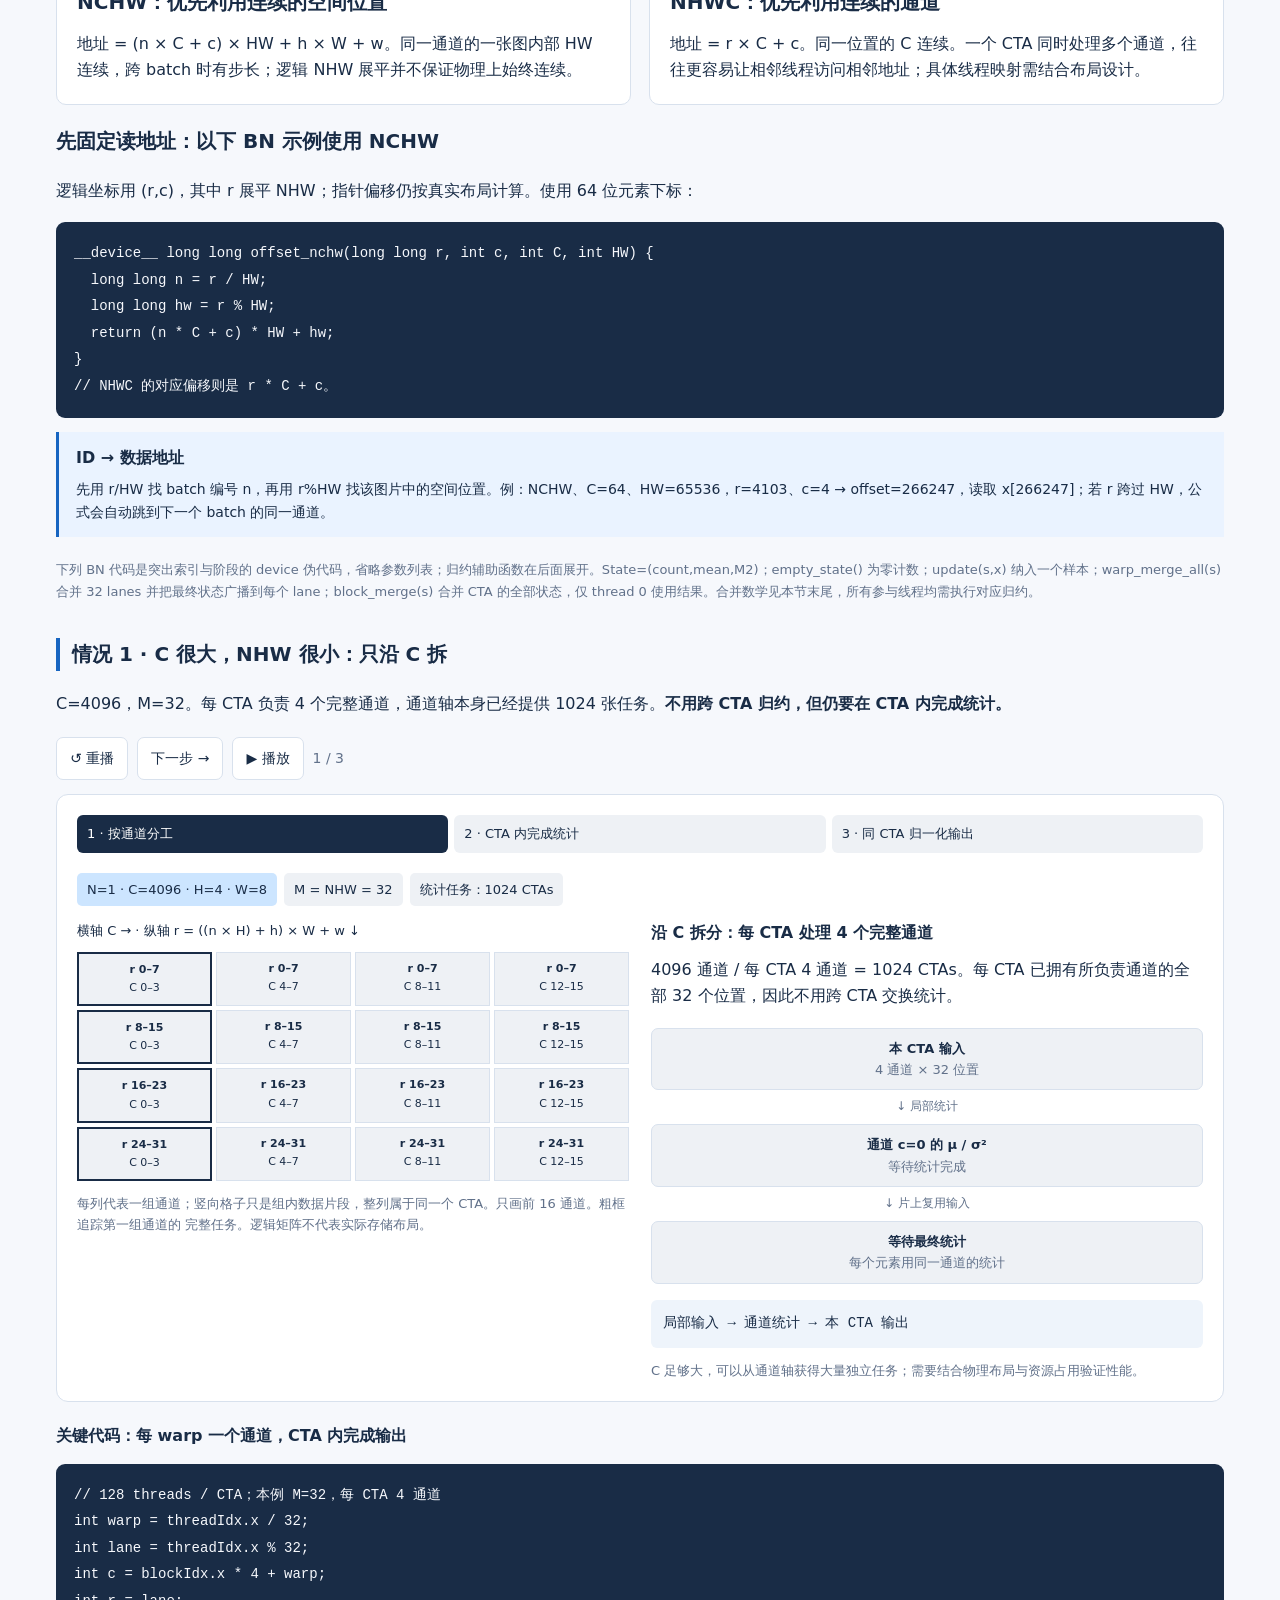
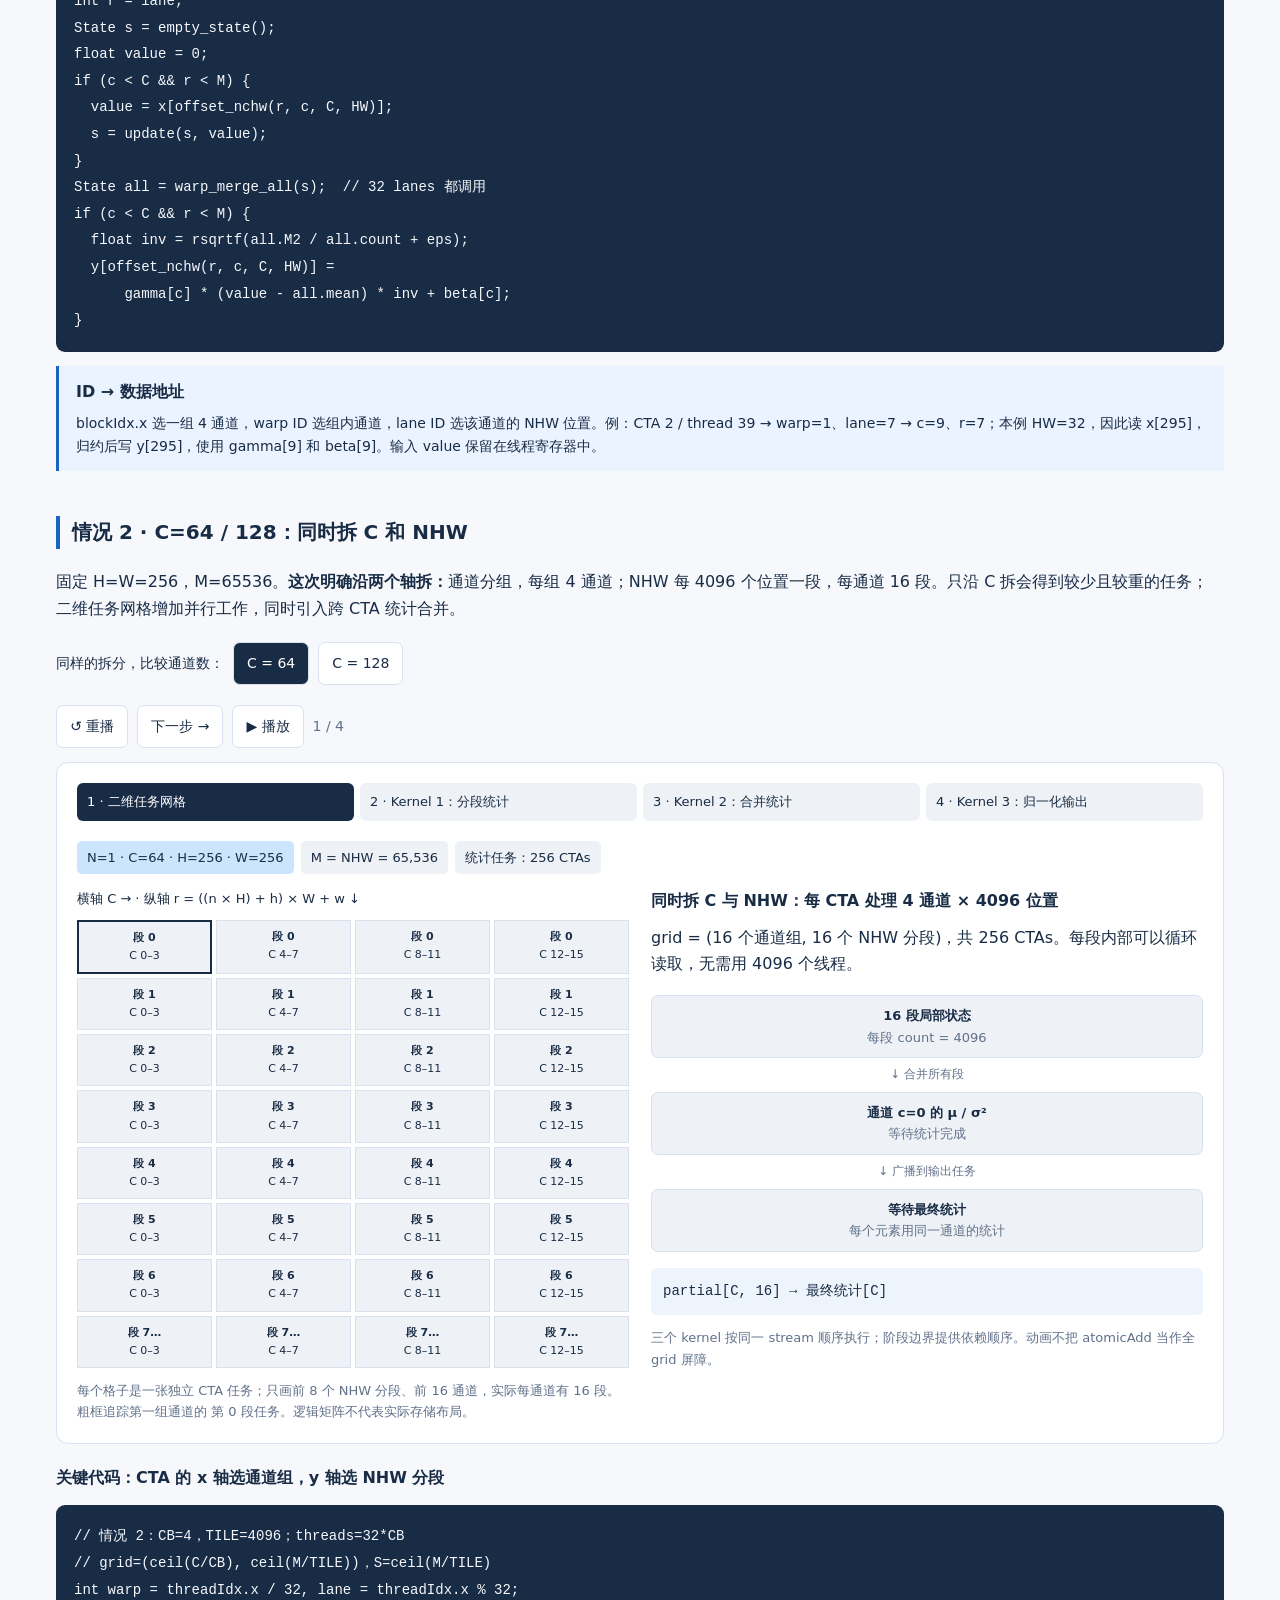
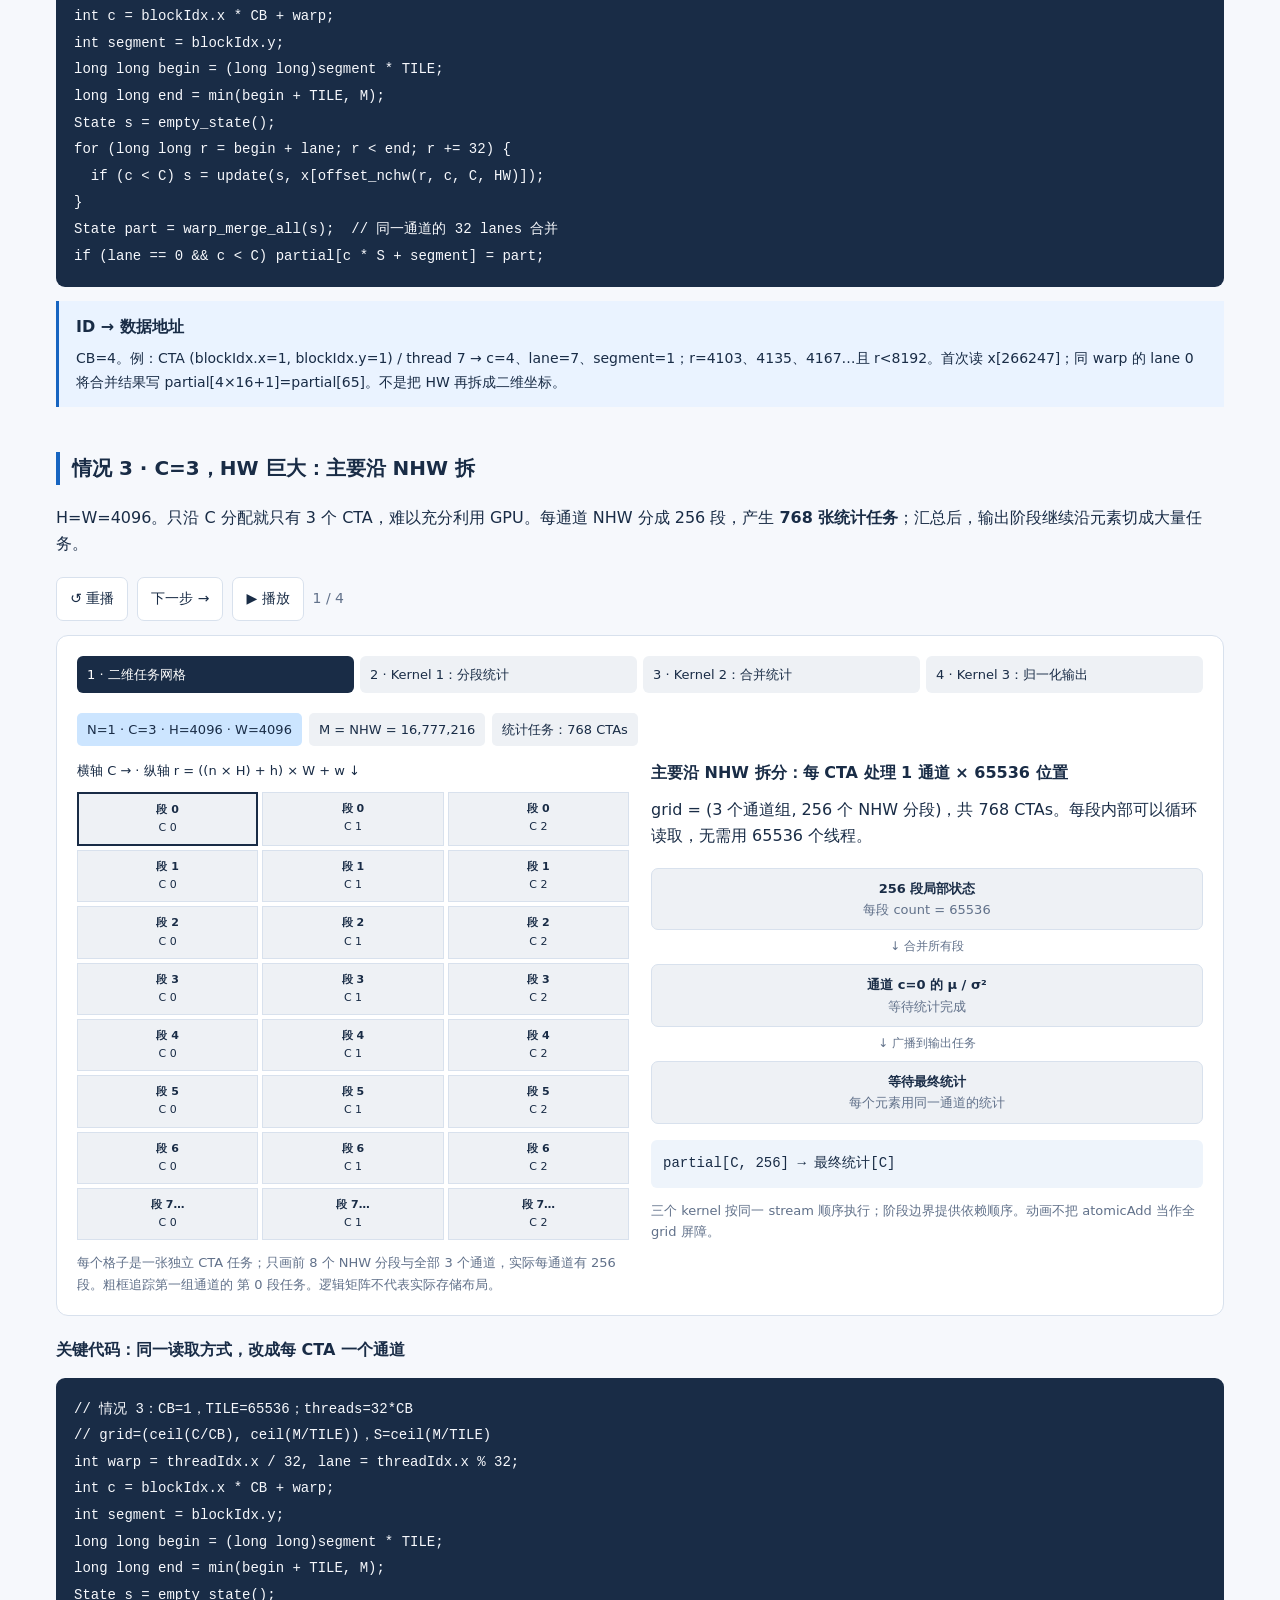
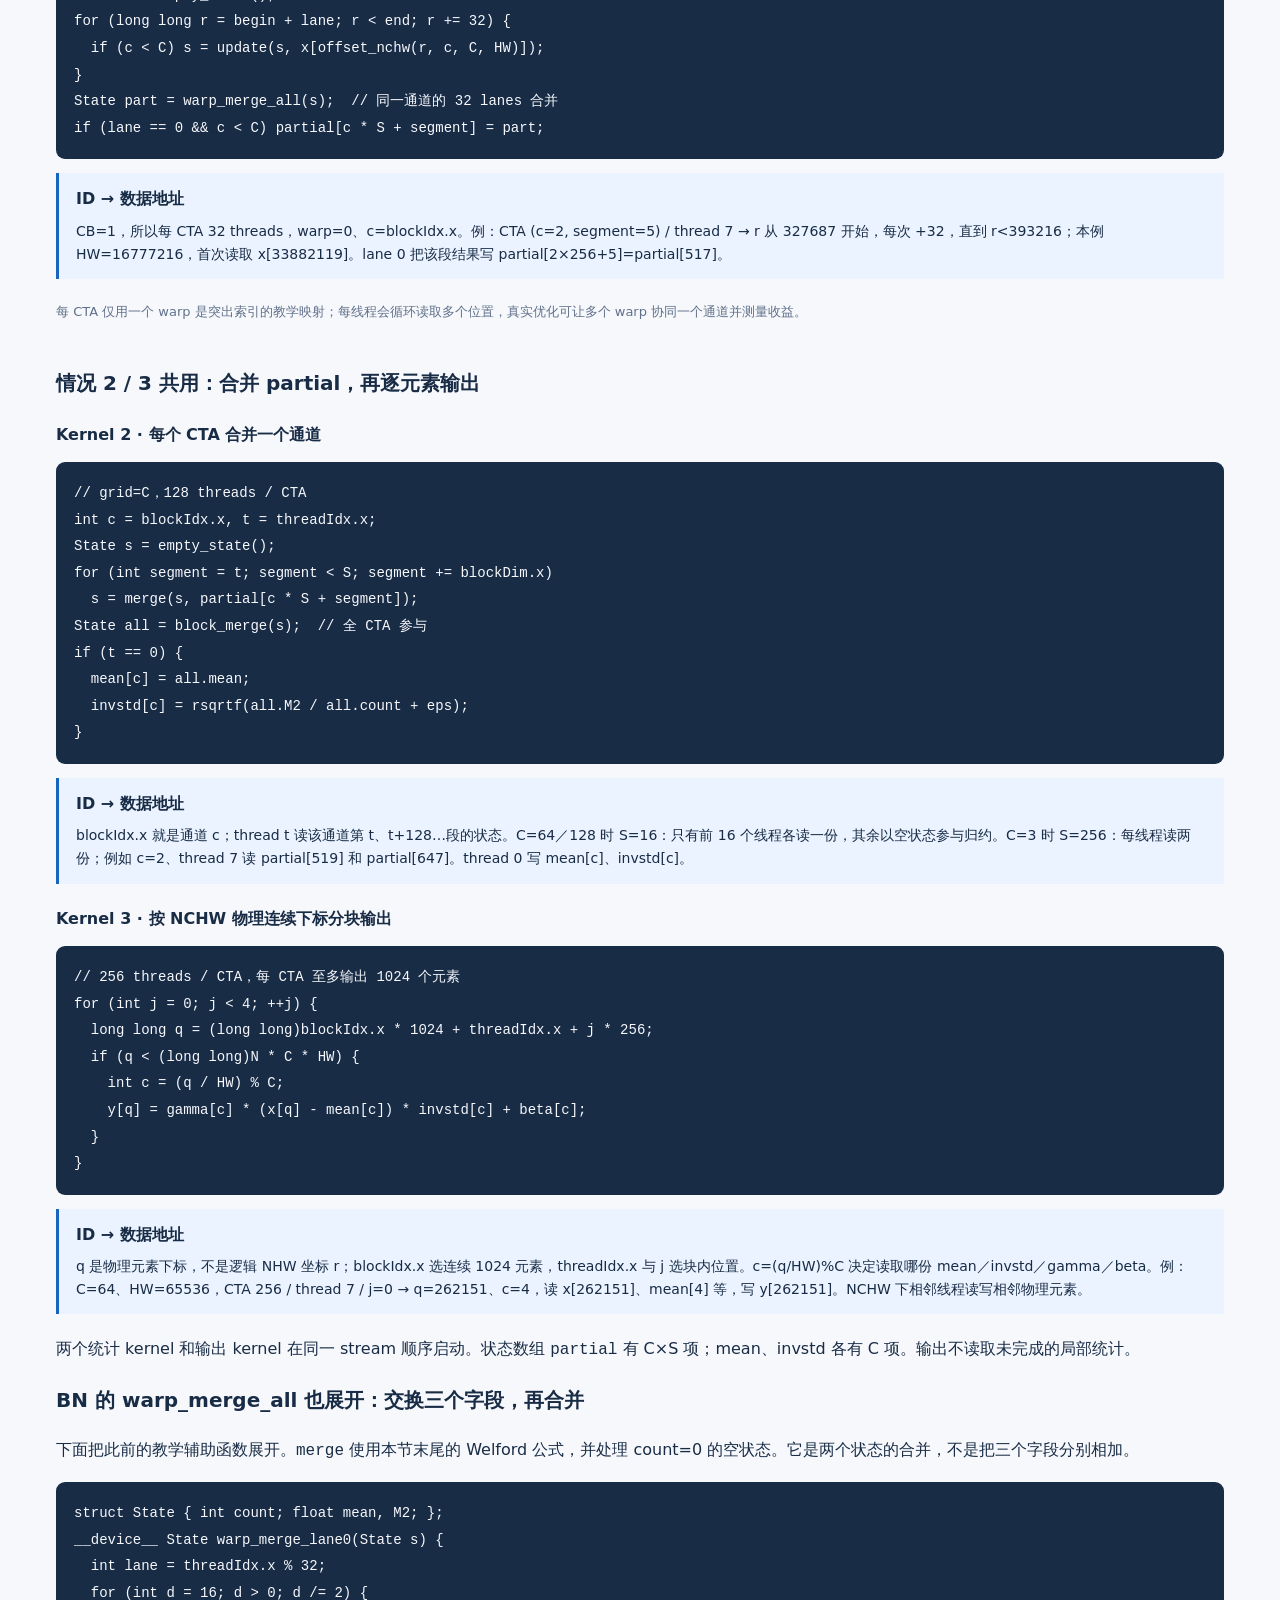
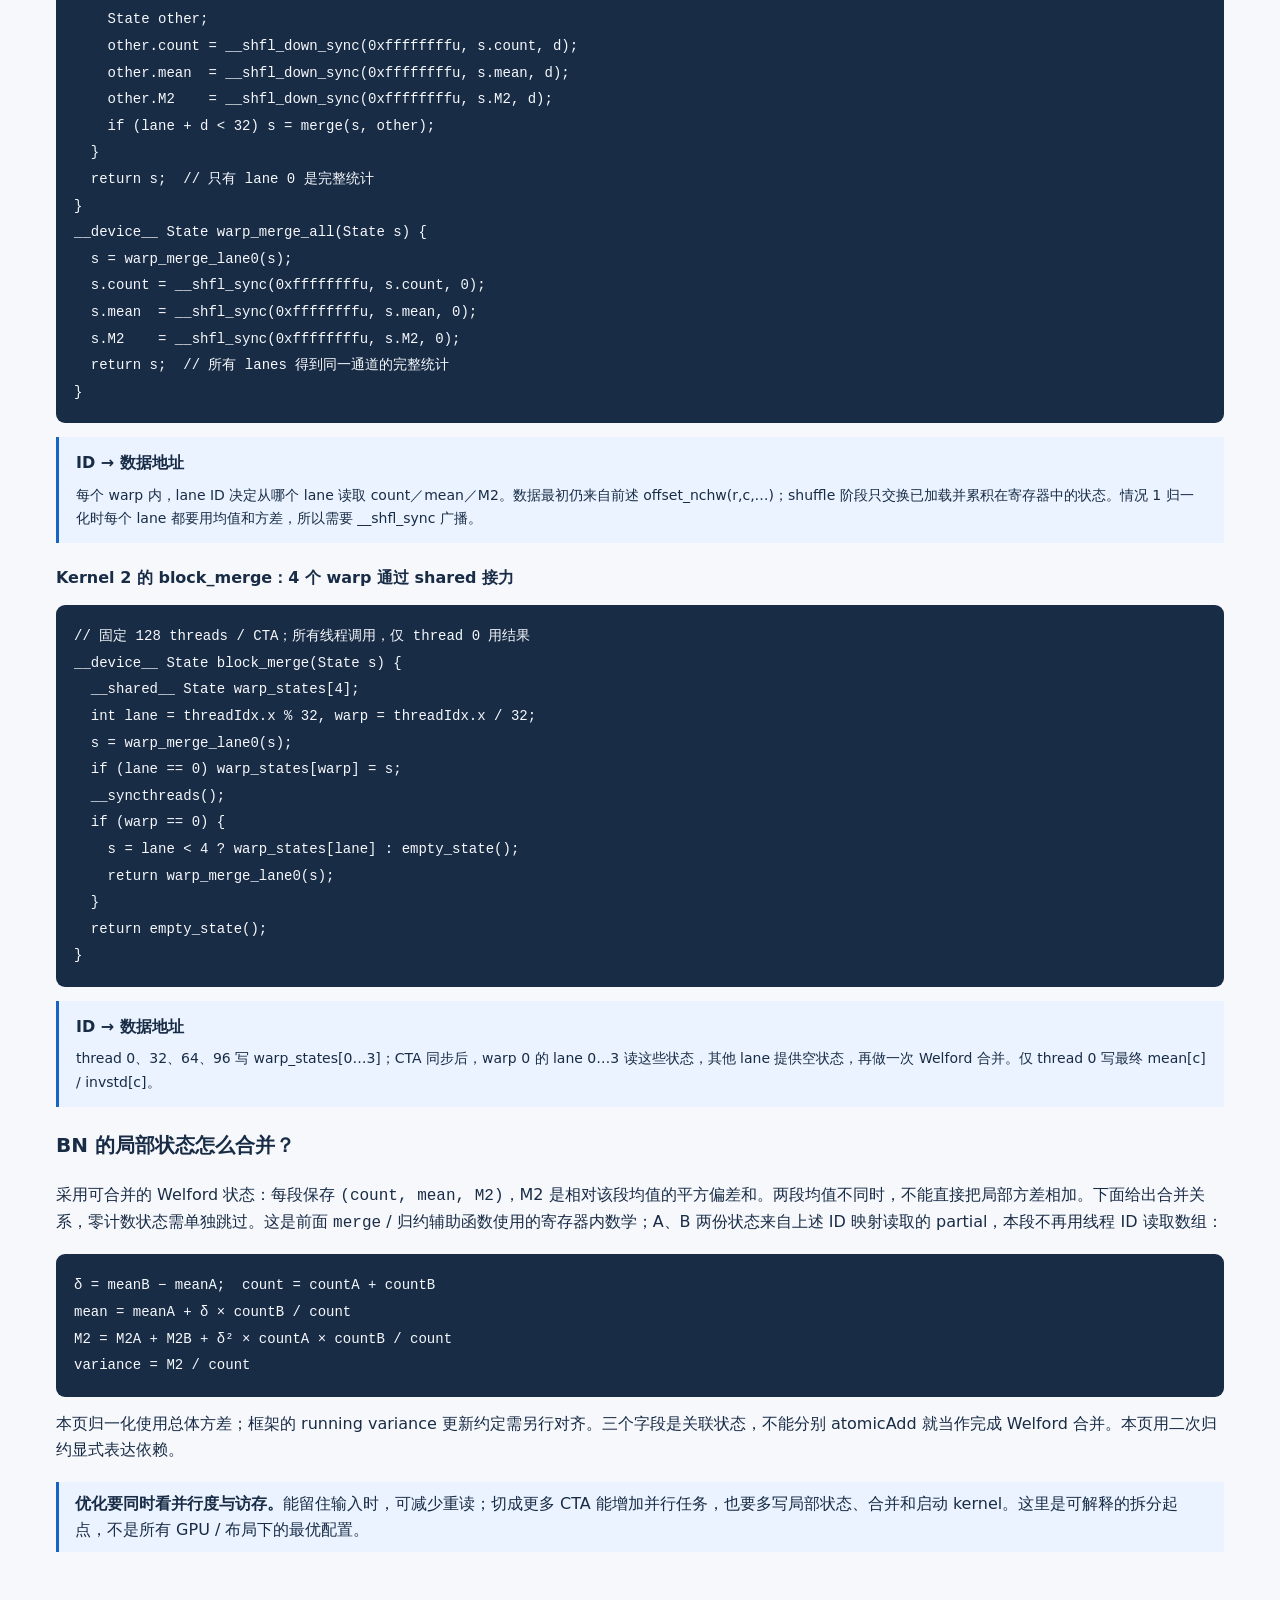
<file: docs/tutorials/attention-kernel-walkthrough/index.html>
<!doctype html><html lang="zh-CN"><meta charset="utf-8"><meta name="viewport" content="width=device-width, initial-scale=1"><title>从 Attention 到 MAGI · 跟着一块 O 走</title>
<style>
:root{color-scheme:light;--bg:#f6f8fc;--ink:#192c46;--muted:#61718a;--line:#d8e1ed;--blue:#1765c1;--light:#cce5ff;--q:#e6d9fa;--purple:#7554a4;--white:#fff}*{box-sizing:border-box}body{margin:0;background:var(--bg);color:var(--ink);font:16px/1.65 system-ui,-apple-system,'PingFang SC',sans-serif}main{max-width:1240px;margin:auto;padding:32px 36px 70px}header{display:flex;justify-content:space-between;align-items:center;gap:25px}.eyebrow{font:12px/1.4 ui-monospace,monospace;letter-spacing:2px;color:var(--blue)}h1{font-size:31px;line-height:1.3;margin:12px 0}h2{font-size:24px;line-height:1.4;margin:22px 0 10px}p{margin:8px 0 18px}.muted,small{color:var(--muted)}small{font-size:13px}nav{display:flex;gap:8px;flex-wrap:wrap;margin:24px 0;border-bottom:1px solid var(--line);padding-bottom:16px}button,select,input{font:inherit}button,select{border:1px solid var(--line);background:var(--white);color:var(--ink);padding:9px 13px;border-radius:7px;cursor:pointer}button:hover{border-color:var(--blue)}button[aria-pressed=true],button.active{background:var(--ink);color:white}button:focus-visible,select:focus-visible,[role=button]:focus-visible{outline:3px solid #ffad3d;outline-offset:3px}button:disabled{opacity:.4;cursor:default}.controls{display:flex;align-items:center;gap:12px;flex-wrap:wrap;margin:14px 0}.primary{background:var(--blue);color:white;border-color:var(--blue)}.board{overflow:auto;background:var(--white);border:1px solid var(--line);border-radius:10px;padding:14px 8px;margin:18px 0}.board svg{display:block;width:100%;min-width:880px;height:auto}svg text{fill:var(--ink);font-family:system-ui,sans-serif}svg .dim{fill:var(--muted)}svg .white{fill:white}svg rect,svg path{transition:fill .25s,opacity .25s}svg [role=button]{cursor:pointer}.legend{display:flex;gap:22px;flex-wrap:wrap;font-size:14px}.key{display:inline-block;width:14px;height:14px;border:1px solid var(--line);margin-right:6px;vertical-align:-2px}.note{border-left:3px solid var(--blue);padding:9px 16px;margin:15px 0;background:#eaf3ff}.formula{font:17px/1.9 ui-monospace,monospace;padding:15px 0;white-space:pre-wrap}.cols{display:grid;grid-template-columns:1fr 1fr;gap:30px}.stat{font-size:25px;font-variant-numeric:tabular-nums}.strip{display:flex;flex-wrap:wrap;gap:6px;margin:12px 0}.strip button{padding:5px 10px;font-size:14px}.range-list{max-height:230px;overflow:auto}.range-list button{display:block;width:100%;text-align:left;border-radius:0;border-width:0 0 1px;font-family:ui-monospace,monospace;font-size:13px}details{border-top:1px solid var(--line);padding-top:16px;margin-top:28px}summary{cursor:pointer}a{color:var(--blue)}.bottom{display:flex;justify-content:space-between;margin-top:26px}label{display:flex;gap:8px;align-items:center}#status{font-weight:600}table{width:100%;border-collapse:collapse;font-size:14px}td,th{text-align:left;border-bottom:1px solid var(--line);padding:8px}.pill{font-size:13px;color:var(--blue)}@media(max-width:650px){main{padding:22px 16px}header{display:block}h1{font-size:25px}.cols{grid-template-columns:1fr}nav button{font-size:13px;padding:7px}h2{font-size:21px}.board{padding:8px} .legend{gap:10px} }@media(prefers-reduced-motion:reduce){*{transition:none!important}}
.mask-layout{display:grid;grid-template-columns:minmax(0,1fr) 270px;gap:22px}.mask-board svg{min-width:560px}.mask-ranges{max-height:670px;overflow:auto}.mask-ranges button{width:100%;text-align:left;font-size:13px;margin:3px 0}.mask-zoom{display:grid;grid-template-columns:minmax(280px,440px) 1fr;gap:30px;margin:24px 0}.mask-zoom svg{width:100%;height:auto}.mask-layout>*,.mask-zoom>*{min-width:0}.mask-layout aside h3{margin-bottom:0}.legend[hidden]{display:none}@media(max-width:900px){.mask-layout,.mask-zoom{grid-template-columns:minmax(0,1fr)}.mask-ranges{max-height:240px}}
.dummy-compare{display:grid;grid-template-columns:minmax(0,1fr) minmax(0,1fr);gap:16px}.dummy-matrix svg{min-width:480px}.dummy-compare>*{min-width:0}@media(max-width:1000px){.dummy-compare{grid-template-columns:minmax(0,1fr)}}
#dummy-doc,#dummy-range{max-width:min(290px,70vw)}
.st-layout{display:grid;grid-template-columns:minmax(0,1.65fr) minmax(280px,1fr);gap:20px;align-items:start}.st-layout>*{min-width:0}.st-overview svg{min-width:570px}.st-card{background:white;border:1px solid var(--line);border-radius:10px;padding:22px;margin:18px 0}.st-card h3{margin:5px 0 12px}.st-card p{font-size:14px;overflow-wrap:anywhere}.st-flow{display:flex;flex-wrap:wrap;gap:8px}.st-execution{border:1px solid var(--line);background:white;border-radius:10px;padding:20px}.st-stage-body{padding:18px 0 6px;min-height:170px}.st-memory{display:flex;gap:10px;margin:18px 0;flex-wrap:wrap}.st-memory span{flex:1;min-width:150px;text-align:center;border:1px solid var(--line);padding:14px;background:#f1f5fb;border-radius:7px}.st-qstrip{display:flex;gap:3px;margin:12px 0}.st-qstrip>div{min-width:60px;font-size:12px;padding:8px}.st-fine svg{min-width:880px}#st-range{max-width:340px}@media(max-width:1000px){.st-layout{grid-template-columns:minmax(0,1fr)}.st-card{margin-top:0}}@media(max-width:650px){#st-range,#st-m{max-width:250px}.st-execution{padding:12px}.st-flow button{font-size:13px}}
.st-micro{display:flex;gap:8px;flex-wrap:wrap;margin:16px 0}.st-micro>span{flex:1;min-width:170px;border:1px solid var(--line);border-radius:6px;padding:12px;background:#eef1f5}.st-micro>.current{background:var(--blue);color:white}.st-micro>.done{background:var(--light)}
.st-section{padding:26px 0 32px;border-top:1px solid var(--line)}.st-section:first-child{border-top:0;padding-top:8px}.st-section-head{display:flex;gap:16px;align-items:flex-start;margin:0 0 18px}.st-section-head>span{font:20px ui-monospace,monospace;color:var(--blue);padding-top:5px}.st-section-head h3{font-size:23px;margin:0 0 7px}.st-section-head p{color:var(--muted);margin:0}.st-presets{display:flex;align-items:center;gap:8px;flex-wrap:wrap;font-size:14px;margin:18px 0}.st-presets button{font-size:14px}.st-facts{font-size:14px}.st-facts dt{color:var(--muted);margin-top:12px}.st-facts dd{margin:3px 0;overflow-wrap:anywhere}.st-player{padding:14px 20px;border:1px solid var(--line);border-radius:10px;background:white;margin:18px 0}.st-player .controls{margin:0}.st-player p{font-size:13px;color:var(--muted);margin:8px 0 0}.st-sim-title{display:flex;gap:15px;justify-content:space-between;flex-wrap:wrap}.st-sim-title span{color:var(--muted);font-size:14px}.st-progress{height:5px;background:#e1e8f1;margin:12px 0}.st-progress i{height:100%;display:block;background:var(--blue);transition:width .3s}.st-mask-note{min-height:55px}.st-contributions{display:flex;gap:12px;flex-wrap:wrap}.st-contributions>div{flex:1;min-width:210px;border:1px solid var(--line);border-radius:8px;background:white;padding:16px}.st-contributions>.selected{border:2px solid #7554a4;background:#f4effb}.st-merge-arrow{text-align:center;color:var(--muted);padding:18px 0}.st-output{text-align:center;padding:18px;background:#eaf3ff;border-radius:8px;margin-bottom:16px}.st-launches{display:grid;grid-template-columns:repeat(4,1fr);gap:14px;margin:18px 0}.st-launches article{border-top:3px solid #b7c7db;background:white;padding:16px;position:relative}.st-launches article:not(:last-child):after{content:'→';position:absolute;right:-12px;top:42%;color:var(--blue);z-index:1}.st-launches .featured{border-color:var(--blue);background:#eaf3ff}.st-launches span{font-size:12px;color:var(--muted)}.st-launches h4{margin:8px 0;font-size:20px}.st-launches p{font-size:14px;margin:0}.st-extra{margin-top:0}.st-section details{border-top:0}#st-simulation{min-height:340px}#st-notice{min-height:66px}.st-layout .st-overview{margin-top:0}.st-layout .st-card{margin-top:0}#st-fine .board{margin-bottom:0}.st-section .st-micro>span{min-width:190px;font-size:14px}@media(max-width:700px){.st-launches{grid-template-columns:1fr 1fr}.st-launches article:after{display:none}.st-section-head h3{font-size:20px}.st-section .st-micro{display:grid;grid-template-columns:1fr 1fr}.st-section .st-micro>span{min-width:0}.st-player{padding:12px}.st-sim-title{display:block}#st-simulation{min-height:0}}
.st-player{position:sticky;top:0;z-index:3;box-shadow:0 3px 12px #192c4608}.st-player .pill{margin-bottom:8px}.st-section .st-micro>span{border:0;border-radius:0;background:transparent;border-bottom:3px solid #d8e1ed;color:var(--muted);padding:10px 0}.st-section .st-micro>.current{background:transparent;color:var(--blue);border-bottom-color:var(--blue);font-weight:600}.st-section .st-micro>.done{background:transparent;color:var(--ink);border-bottom-color:#8bbce7}@media(max-width:650px){.st-player{position:static}}
.st-task-zoom{margin:18px 0;padding:12px;background:#f7f5fb;border-radius:7px}.st-task-zoom b{font-size:14px}.st-task-zoom svg{width:100%;display:block}.st-tiny-caption{font-size:13px;margin:4px 10px 8px;color:#65418e}.cf-board svg{min-width:1000px}.cf-explanation{min-height:84px;padding:12px 16px;background:#eaf3ff;border-left:3px solid var(--blue)}.cf-direction{padding:12px 0}.cf-moving{stroke-dasharray:8 5;animation:cf-flow .8s linear 2}.cf-packet{animation:cf-packet 1s ease-in-out 1}@keyframes cf-flow{to{stroke-dashoffset:-26}}@keyframes cf-packet{from{transform:translateX(-120px);opacity:.2}to{transform:translateX(80px);opacity:1}}@media(prefers-reduced-motion:reduce){.cf-moving,.cf-packet{animation:none}}
.cf-matrix svg{min-width:980px}.cf-number{min-height:76px;padding:12px 16px;background:white;border:1px solid var(--line);border-radius:8px;font-size:14px}.fa-lists .strip{max-height:200px;overflow:auto;align-content:start}.fa-lists h4{margin-bottom:6px}#fa-tile{max-width:340px}@media(max-width:650px){#fa-tile{max-width:230px}}#practice-tabs{margin:0 0 26px;padding:18px 22px;background:white;border:1px solid var(--line);border-radius:10px}#practice-tabs[hidden]{display:none}.practice-heading{display:flex;gap:16px;align-items:baseline;flex-wrap:wrap;margin-bottom:12px}.practice-heading b{font-size:21px}.practice-heading span{font-size:14px;color:var(--muted)}#practice-tabs [role=tablist]{display:flex;gap:8px}#practice-tabs [role=tab]{min-width:110px}#practice-tabs [aria-selected=true]{background:var(--ink);color:white}.lesson-primer{padding:18px 22px;background:#eef4fb;border-radius:8px;margin:18px 0 24px}.lesson-primer>p{font-size:15px;margin:10px 0}.lesson-primer>p:last-child{margin-bottom:0}.lesson-primer .formula{font-size:15px;padding:10px 0;overflow-wrap:anywhere;white-space:pre-wrap}.lesson-caption{font-size:14px;color:var(--muted);margin:0 0 18px}@media(max-width:650px){.lesson-primer{padding:14px}#practice-tabs{padding:14px}.lesson-primer .formula{font-size:13px}}
.pb-chain{display:flex;align-items:center;gap:24px;flex-wrap:wrap}.pb-chain>div{background:#eef4fb;border:1px solid var(--line);border-radius:10px;padding:18px 24px;min-width:240px}.pb-chain p{line-height:2.4;margin-bottom:0}.pb-values{display:flex;gap:25px;flex-wrap:wrap}.pb-values pre{font-size:14px}#pb-numbers{min-height:175px}#pb-formula .katex{font-size:1.4em}@media(max-width:650px){.pb-chain>div{width:100%}}
.lesson-toc{padding:20px 24px;background:white;border:1px solid var(--line);border-radius:10px;margin:20px 0 35px}.lesson-toc button{border:0;padding:3px 0;color:var(--blue);text-align:left;background:transparent}.lesson-toc ol{padding-left:24px}.lesson-toc p{font-size:14px;color:var(--muted);margin:4px 0 12px}#ordinary-backward,#row-backward,[id^="rb-"]{scroll-margin-top:24px}#row-backward{border-top:2px solid var(--line);margin-top:36px;padding-top:20px}
.rb-unified svg{min-width:1080px}.rb-unified{padding:14px 10px}.rb-flow{stroke-dasharray:7 5;animation:rb-flow 1.1s linear infinite}@keyframes rb-flow{to{stroke-dashoffset:-24}}@media(prefers-reduced-motion:reduce){.rb-flow{animation:none}}
.ab-board svg{min-width:1120px}.ab-board{padding:14px 8px}
.cta-output{margin:16px 0;padding:14px;border:1px solid #c8d8ec;border-radius:9px;background:#f7faff}.cta-output h4{margin:0 0 10px;font-size:16px}.cta-output-flow{display:flex;align-items:stretch;gap:8px;flex-wrap:wrap}.cta-output-box{flex:1;min-width:115px;border:2px solid #7e62ad;background:#eee5fb;padding:10px;border-radius:6px;font-size:12px;overflow-wrap:anywhere}.cta-output-box.final{border-color:#2470c7;background:#dcecff}.cta-output-arrow{display:flex;align-items:center;color:#2470c7;font-size:22px}.cta-output-merge{margin:10px 0 0;padding:8px 10px;border-radius:6px;font-size:12px;background:#e7f1fc}.cta-output-merge.yes{background:#fff0d8;color:#754a12}.cta-output-merge strong{display:block;font-size:13px}
.atlas-legend{display:flex;gap:18px;flex-wrap:wrap;margin:10px 0 22px}.atlas-grid{display:grid;grid-template-columns:1fr 1fr;gap:28px 20px}.atlas-case{min-width:0;border-top:1px solid var(--line);padding-top:18px}.atlas-case header{display:flex;justify-content:space-between;gap:12px;align-items:flex-start}.atlas-case h3{margin:0 0 5px}.atlas-case header p,.atlas-meta{font-size:13px;color:var(--muted);margin:0}.atlas-pair{display:grid;grid-template-columns:1fr 1fr;gap:8px;margin-top:12px}.atlas-pair>div{min-width:0}.atlas-pair svg{display:block;width:100%;height:auto}.atlas-pair b{display:block;text-align:center;font-size:13px}.atlas-case .viz-badge{display:inline-block;background:#efe8f8;color:#5f3e88;border-radius:999px;padding:3px 8px;font-size:12px}@media(max-width:850px){.atlas-grid{grid-template-columns:1fr}}@media(max-width:480px){.atlas-pair{grid-template-columns:1fr 1fr;gap:4px}.atlas-case header{display:block}}

.opt-metrics{display:grid;grid-template-columns:repeat(3,minmax(0,1fr));gap:16px;margin:24px 0}.opt-metrics>div{background:white;border:1px solid var(--line);border-radius:10px;padding:22px}.opt-metrics strong{display:block;font-size:36px;letter-spacing:-1px;color:var(--blue);line-height:1.5}.opt-metrics span{display:block;font-size:14px}.opt-card-grid{display:grid;grid-template-columns:repeat(2,minmax(0,1fr));gap:16px}.opt-card{padding:22px;background:white;border:1px solid var(--line);border-radius:10px}.opt-card h4{font-size:19px;margin:4px 0 12px}.opt-card p{font-size:15px;margin:0}.opt-number{color:var(--blue);font:13px ui-monospace,monospace}.opt-jumps{display:flex;gap:8px;flex-wrap:wrap;margin:24px 0}.opt-table-wrap{overflow:auto}.opt-table-wrap table{min-width:740px}.opt-code{background:#eaf1f9;padding:20px;border-radius:8px;overflow:auto;font-size:14px}.opt-board svg{min-width:960px}#opt-step{max-width:180px}#opt-section-2,#opt-section-3{margin-top:40px}#opt-section-1{margin-top:32px}@media(max-width:700px){.opt-metrics,.opt-card-grid{grid-template-columns:minmax(0,1fr)}.opt-metrics strong{font-size:30px}.opt-card{padding:18px}}
.u1-flow{background:#eef4fb;border:1px solid var(--line);border-radius:8px;padding:18px;font:15px/2 ui-monospace,monospace;overflow-wrap:anywhere}.u1-compute article{min-width:0}.u1-compute h4{margin-bottom:12px}.bank-comparison{display:grid;grid-template-columns:repeat(3,minmax(0,1fr));gap:14px;overflow-x:auto}.bank-comparison article{min-width:230px}.bank-comparison h4{margin:12px 0 6px}.bank-comparison p{font-size:13px}.bank-comparison .board{padding:4px;margin:10px 0}.bank-board svg{min-width:0}.bank-comparison .bank-board svg{width:100%;min-width:0}.bank-focus{background:#eef4fb;padding:8px;border-radius:6px}@media(max-width:760px){.bank-comparison{grid-template-columns:repeat(3,260px)}}.bank-strip{display:grid;grid-template-columns:repeat(16,minmax(0,1fr));gap:3px;overflow:auto;font-size:12px}.bank-strip small{font-size:10px}
.u1-board svg{min-width:0}.u1-board{min-width:0}
.u1-architecture{border-bottom:1px solid var(--line);padding-bottom:24px;margin-bottom:28px}.u1-token-story{display:grid;grid-template-columns:repeat(4,minmax(0,1fr));gap:10px;margin:20px 0}.u1-token-story>span{padding:15px;border:1px solid var(--line);border-radius:9px;font-weight:600}.u1-token-story small{display:block;font-weight:400;margin-top:6px;color:var(--ink)}.u1-und{background:#dcebe1}.u1-gen{background:#e6d9fa}.u1-architecture-board svg{min-width:680px}.u1-architecture .formula{font-size:15px;overflow-wrap:anywhere}@media(max-width:650px){.u1-token-story{grid-template-columns:repeat(2,minmax(0,1fr))}}
</style>
<main><header><div><div class="eyebrow">ATTENTION → MASK SLICES → CUDA</div><h1>跟着一块 O，走完一次 Attention</h1><span class="muted">先看依赖，再看分组，最后看 GPU 怎样执行。</span></div><small>实现依据：2026-10-20 安装源码快照<br>真实输入：rank 0 / step 3 · d = 128<br>动画是逻辑顺序，不是 GPU 周期或实测调度轨迹</small></header>
<nav id="nav" aria-label="教程章节"></nav><div id="practice-tabs" hidden></div><div id="lesson-content"><div id="intro"></div><div id="controls" class="controls"></div><div class="legend"><span><i class="key" style="background:var(--q)"></i>选中的 Q / O</span><span><i class="key" style="background:var(--light)"></i>允许访问 / mask = 1</span><span><i class="key" style="background:var(--blue)"></i>本轮处理（深蓝）</span><span><i class="key" style="background:#eef1f5"></i>不可见 / 未参与</span></div><div id="scene"></div><div id="status" aria-live="polite"></div><div id="detail"></div></div><div class="bottom"><button id="back">← 上一章</button><button id="forward" class="primary">下一章 →</button></div>
<details><summary>依据、范围与读图约定</summary><p>本页固定讲解 MoT 的 CP=1、本地 FFA forward、auto_range_merge=False、disable_fwd_atomic_reduction=False。真实形状和 ranges 来自此前保存的 workload；不是新采集的执行 trace。通用 Attention 页使用 8×8 的缩小教学网格。深蓝表示逻辑处理当前块，流水线中的 K/V 实际可交错预取。</p><p>二值 mask M=1 表示可见；加到 score 上的 B 为 0（可见）或 −∞（不可见）。ranges 的 attn_type=0 则表示 Full，attn_type=1 表示 causal，不能把这两个编码当成二值 mask。</p><ul><li><code>真实输入与 ranges 快照</code></li><li><code>MoT metadata → ranges 适配器</code>：CPU 建计划，缓存复用；不是先在 GPU 建 N×N mask。</li><li><code>tile 选择</code>；<code>persistent 调度器</code></li><li><code>TMA / shared / 在线 softmax</code>；<code>锁与跨 slice 合并</code></li><li><code>FFA → fast_zero_fill 的 launch 顺序</code>；<code>输出 dtype 转换</code></li><li><a href="https://developer.nvidia.com/blog/cuda-refresher-cuda-programming-model/">NVIDIA：CTA 与 L2 / shared memory</a>。不同 CTA 可以命中相同 L2 数据；本页不假设命中率，也不把 shared memory 画成跨 CTA 公共缓存。</li></ul><p>QKᵀ 与 PV 在同一融合 kernel；中间整张 S/P 不落 HBM。Kᵀ 是运算视图，不代表存在一份完整的转置 K 张量。实际所有边界均采用左闭右开区间。</p></details></main>
<link rel="stylesheet" href="vendor/katex/katex.min.css"><link rel="stylesheet" href="math-format.css"><link rel="stylesheet" href="cuda-basics.css?v=shuffle-code-20261110"><link rel="stylesheet" href="optimizations.css?v=dense-layout-20261104"><script src="vendor/katex/katex.min.js"></script><script src="math-format.js?v=u1-fixture-20261112"></script><script src="data.js?v=u1-fixture-20261112"></script><script src="mask-data.js?v=u1-fixture-20261112"></script><script src="mask-lesson.js?v=u1-fixture-20261112"></script><script src="dummy-data.js?v=u1-fixture-20261112"></script><script src="dummy-lesson.js?v=u1-fixture-20261112"></script><script src="compute-flow.js?v=u1-fixture-20261112"></script><script src="strategy.js?v=u1-fixture-20261112"></script><script src="backward.js?v=u1-fixture-20261112"></script><script src="fa4-data.js?v=u1-fixture-20261112"></script><script src="fa4-lesson.js?v=u1-fixture-20261112"></script><script src="plain-backward.js?v=u1-fixture-20261112"></script><script src="row-backward.js?v=u1-fixture-20261112"></script><script src="attention-backward.js?v=u1-fixture-20261112"></script><script src="lesson-guide.js?v=u1-fixture-20261112"></script><script src="mask-atlas-data.js?v=u1-fixture-20261112"></script><script src="mask-atlas.js?v=u1-fixture-20261112"></script><script src="optimizations.js?v=u1-fixture-20261112"></script><script src="bank-explorer.js?v=u1-fixture-20261112"></script><script src="output-tiling.js?v=u1-fixture-20261112"></script><script src="u1-mask-primer.js?v=u1-fixture-20261112"></script><script src="cuda-basics.js?v=u1-fixture-20261112"></script><script src="app.js?v=u1-fixture-20261112"></script></html>
</file>
<file: docs/tutorials/attention-kernel-walkthrough/math-format.css>
/* Mathematical typography shared by principles, practice, and animations. */
.formula,.lesson-primer .formula{font-family:inherit;font-size:17px;white-space:normal;padding:14px 0;overflow-wrap:normal;min-width:0}
.math-row{display:flex;flex-wrap:wrap;align-items:center;gap:12px 32px;margin:8px 0;max-width:100%}
.lesson-math{display:inline-block;vertical-align:baseline;max-width:100%}
.math-display{overflow-x:auto;overflow-y:hidden;padding:6px 2px;max-width:100%}
.math-display .katex-display{margin:0;text-align:left}
.lesson-primer .math-display{font-size:18px}
.lesson-math .katex{font-size:1.08em;color:inherit}
.math-caption{font:500 14px/1.7 system-ui,sans-serif;color:var(--muted)}
.lesson-primer>p{line-height:1.95}
.formula-note{font:15px/1.8 system-ui,sans-serif!important;color:var(--muted);white-space:pre-line!important}
.svg-math{color:var(--ink);padding:3px 0;line-height:1.3}.svg-math .katex{font-size:1.05em}
@media(max-width:650px){.lesson-primer .math-display{font-size:16px}.math-row{gap:10px 22px}.formula{font-size:16px}}
</file>
<file: docs/tutorials/attention-kernel-walkthrough/cuda-basics.css>
.cu-lesson{--cu-green:#dcebe1;--cu-purple:#e6d9fa}.cu-lead{font-size:18px;max-width:900px}.cu-section{padding:28px 0;border-top:1px solid var(--line);margin-top:25px}.cu-kicker{color:var(--blue);font-size:13px;letter-spacing:1px;font-weight:600}.cu-section h2{margin-top:8px}.cu-section h3{font-size:20px}.cu-compare{display:grid;grid-template-columns:repeat(2,minmax(0,1fr));gap:18px;margin:18px 0}.cu-compare>*{min-width:0}.cu-route{background:white;border:1px solid var(--line);border-radius:10px;padding:20px}.cu-route h3,.cu-route h4{margin:0 0 12px}.cu-route p:last-child{margin-bottom:0}.cu-hierarchy{font-weight:600;background:#eef4fb;padding:12px;margin-bottom:15px;overflow-wrap:anywhere}.cu-controls{display:flex;gap:9px;align-items:center;flex-wrap:wrap;margin:20px 0 14px}.cu-controls button{font-size:14px}.cu-controls span{font-size:14px}.cu-view{background:#fff;border:1px solid var(--line);padding:20px;border-radius:12px}.cu-view p:last-child{margin-bottom:0}.cu-phases{display:flex;gap:6px;padding:0;list-style:none;margin:0 0 20px;flex-wrap:wrap;counter-reset:phase}.cu-phases li{counter-increment:phase;padding:8px 10px;background:#eef1f5;border-radius:6px;font-size:13px;flex:1;min-width:110px}.cu-phases li:before{content:counter(phase) ' · '}.cu-phases .current{background:var(--ink);color:white}.cu-phases .done{background:var(--light)}.cu-chip{display:inline-block;padding:6px 10px;border-radius:5px;background:#eef1f5;font-size:13px;overflow-wrap:anywhere}.cu-chip.blue{background:var(--light)}.cu-chip.green{background:var(--cu-green)}.cu-chip.purple{background:var(--cu-purple)}.cu-queue,.cu-metrics,.cu-flow,.cu-storage{display:flex;gap:7px;align-items:center;flex-wrap:wrap;margin:14px 0}.cu-queue b{margin-right:8px;font-size:14px}.cu-grid-label{font-weight:600}.cu-sm-grid{display:grid;grid-template-columns:repeat(4,minmax(0,1fr));gap:10px;margin:15px 0}.cu-sm{border:2px solid #9caec5;border-radius:8px;padding:14px;background:#f6f8fc;min-width:0}.cu-sm>div{display:flex;flex-wrap:wrap;gap:6px;min-height:55px;align-content:start;margin-top:10px}.cu-caption{font-size:13px;color:var(--muted);margin:12px 0}.cu-warp{margin-top:20px;padding-top:16px;border-top:1px solid var(--line)}.cu-warp p{font-size:14px;margin-top:10px}.cu-lanes{display:grid;grid-template-columns:repeat(16,minmax(0,1fr));gap:3px;margin-top:12px}.cu-lanes span{background:var(--cu-green);font:12px/1.8 ui-monospace,monospace;text-align:center}.cu-lanes span:nth-child(n+17){background:#eef1f5}.cu-code{white-space:pre-wrap;overflow-wrap:anywhere;background:#192c46;color:#f6f8fc;border-radius:9px;padding:18px;font:14px/1.9 ui-monospace,monospace}.cu-task-grid{display:grid;grid-template-columns:repeat(4,minmax(0,1fr));gap:10px}.cu-task{background:#f6f8fc;border:1px solid var(--line);border-radius:8px;padding:13px;min-width:0}.cu-task>*{display:block}.cu-task code{font-size:12px;margin:10px 0;overflow-wrap:anywhere}.cu-task span,.cu-task small{font-size:12px}.cu-task-active{background:#eaf3ff;border-color:var(--blue)}.cu-lane-example{background:#eef4fb;padding:15px;border-radius:8px;margin-top:16px}.cu-lane-example p{margin:8px 0 0}.cu-race{background:#fff3df;border-left:3px solid #cd8b25;padding:15px 18px;margin:18px 0}.cu-race p{margin:6px 0 0}.cu-reduce-tree{display:flex;gap:10px;align-items:center;justify-content:center;margin:22px 0;flex-wrap:wrap}.cu-reduce-tree span{background:#eef1f5;border-radius:8px;padding:16px}.cu-reduce-tree .lit{background:var(--cu-green)}.cu-memory{font:14px/1.7 ui-monospace,monospace;background:#eef4fb;padding:12px;border-radius:6px;overflow-wrap:anywhere}.cu-equations{font:17px/2 ui-monospace,monospace;padding:18px;background:white;border:1px solid var(--line);border-radius:8px;overflow-wrap:anywhere}.cu-bn-case{margin:36px 0 45px}.cu-bn-case>h3{border-left:4px solid var(--blue);padding-left:12px}.cu-bn-layout{display:grid;grid-template-columns:minmax(0,1fr) minmax(0,1fr);gap:22px}.cu-axis{font-size:13px;margin-bottom:10px}.cu-bn-matrix{display:grid;grid-template-columns:repeat(var(--cu-cols),minmax(0,1fr));gap:4px}.cu-bn-cell{border:1px solid var(--line);background:#eef1f5;padding:7px 4px;text-align:center;min-width:0}.cu-bn-cell b,.cu-bn-cell span{display:block;font-size:11px}.cu-bn-cell.cu-stat{background:var(--cu-purple)}.cu-bn-cell.cu-merged{background:var(--light)}.cu-bn-cell.cu-output{background:var(--cu-green)}.cu-bn-cell.cu-selected{border:2px solid var(--ink)}.cu-bn-explain h4{margin-top:0}.cu-takeaways{display:grid;grid-template-columns:repeat(3,minmax(0,1fr));gap:15px;margin:20px 0}.cu-takeaways>div{background:#eef4fb;padding:17px;border-radius:8px}.cu-takeaways p{font-size:14px;margin:8px 0 0}@media(max-width:900px){.cu-task-grid{grid-template-columns:repeat(2,minmax(0,1fr))}.cu-bn-layout{grid-template-columns:1fr}}@media(max-width:650px){.cu-compare,.cu-takeaways{grid-template-columns:1fr}.cu-sm-grid{grid-template-columns:repeat(2,minmax(0,1fr))}.cu-view{padding:13px}.cu-route{padding:15px}.cu-lead{font-size:16px}.cu-equations{font-size:14px}.cu-lanes{grid-template-columns:repeat(8,minmax(0,1fr))}.cu-phases li{min-width:100px}.cu-controls{gap:6px}.cu-controls button{padding:8px 10px}}

.cu-flow-svg{display:block;width:100%;height:auto;margin:12px 0}.cu-bn-flow{display:grid;gap:7px;text-align:center;margin:16px 0}.cu-bn-flow>div{border:1px solid var(--line);background:#eef1f5;border-radius:7px;padding:9px}.cu-bn-flow b,.cu-bn-flow small{display:block;font-size:13px}.cu-bn-flow>span{font-size:12px;color:var(--muted)}.cu-bn-flow>div.cu-ready{background:#dcebe1;border-color:#8cab98}

.cu-index-note{background:#eaf3ff;border-left:3px solid #1765c1;padding:13px 17px;margin:14px 0 22px}.cu-index-note p{margin:7px 0 0;font-size:14px;overflow-wrap:anywhere}.cu-route .cu-code{font-size:12px}.cu-lesson h4{margin-bottom:10px}

.cu-shuffle-lanes{display:grid;grid-template-columns:repeat(8,minmax(0,1fr));gap:5px;margin:18px 0}.cu-shuffle-lanes>div{background:#eef1f5;border:1px solid var(--line);border-radius:5px;text-align:center;padding:8px 3px}.cu-shuffle-lanes small,.cu-shuffle-lanes b{display:block}.cu-shuffle-lanes small{font-size:11px}.cu-shuffle-lanes .cu-ready{background:#dcebe1;border-color:#8cab98}@media(max-width:650px){.cu-shuffle-lanes{grid-template-columns:repeat(4,minmax(0,1fr))}}
</file>
<file: docs/tutorials/attention-kernel-walkthrough/optimizations.css>
.ov-kicker{font-size:13px;color:var(--muted);letter-spacing:.04em}.ov-hero{background:#fff;border:1px solid var(--line);border-radius:12px;padding:28px;display:grid;grid-template-columns:minmax(0,1fr) auto;gap:24px;align-items:center;margin-top:24px}.ov-hero h3{font-size:22px;margin:10px 0 18px}.ov-hero p{font-size:14px;margin:14px 0 0}.ov-times{display:flex;align-items:center;gap:24px}.ov-times>span{white-space:nowrap;font-size:32px;font-weight:650;line-height:1.3;font-variant-numeric:tabular-nums}.ov-times small{display:block;font-size:13px;font-weight:400;color:var(--muted);margin-bottom:4px}.ov-times em{font-size:16px;font-style:normal;font-weight:400}.ov-times>b{color:var(--muted)}.ov-gain{font-size:46px;line-height:1.2;font-weight:750;letter-spacing:-2px;color:var(--blue)}.ov-gain small{display:block;font-size:12px;font-weight:400;letter-spacing:0;margin-top:10px;color:var(--muted)}.ov-scope{color:var(--muted);font-size:14px;margin:14px 0 20px}.ov-savings{display:flex;height:18px;border-radius:8px;overflow:hidden;gap:3px;margin:22px 0 12px}.ov-ledger{display:grid;grid-template-columns:repeat(3,minmax(0,1fr));gap:14px}.ov-ledger article{position:relative;background:white;padding:20px 18px;border:1px solid var(--line);border-radius:9px}.ov-ledger i{display:block;width:22px;height:4px;margin-bottom:12px}.ov-ledger small{display:block;font-size:12px;color:var(--muted)}.ov-ledger h4{font-size:17px;margin:6px 0 12px}.ov-ledger strong{font-size:28px;display:block;font-variant-numeric:tabular-nums}.ov-ledger em{font-size:13px;font-style:normal;font-weight:400}.ov-ledger article>span{display:block;font-size:12px;color:var(--muted);margin-top:8px}.ov-sum{padding:18px 20px;margin-top:16px;background:#eaf3ff;border-radius:8px;font-size:20px;font-variant-numeric:tabular-nums}.ov-sum>span{display:block;font-size:13px;color:var(--muted);margin-top:5px}.ov-method{margin:12px 0 26px;padding:12px 0;font-size:14px}.ov-toc{margin:28px 0 12px;border:0;padding:0;gap:8px}.ov-toc button{font-size:14px}.ov-work{padding-top:30px;margin-top:30px;border-top:1px solid var(--line);scroll-margin-top:20px}.ov-work-heading{display:flex;align-items:flex-start;gap:18px;margin-bottom:18px}.ov-work-number{background:#eaf3ff;color:var(--blue);border-radius:8px;padding:10px 13px;font-size:19px;font-family:ui-monospace,monospace}.ov-work-heading h3{margin:2px 0 8px;font-size:23px;line-height:1.35}.ov-contribution{font-size:13px;color:var(--muted)}.ov-explain{display:flex;gap:18px;background:#edf3fa;padding:16px 18px;border-radius:8px;font-size:15px;margin:18px 0}.ov-explain>b{flex:0 0 100px}.ov-explain>span{min-width:0}.ov-board{padding:16px 12px}.ov-board svg{min-width:900px}.ov-controls{margin-top:22px}.ov-controls button{font-size:14px}.ov-controls label{font-size:13px;color:var(--muted)}.ov-controls input{max-width:160px}.ov-cache-setting{display:flex;gap:8px;flex-wrap:wrap;align-items:center;margin:20px 0 12px;font-size:14px}.ov-head-reuse{display:flex;gap:24px;align-items:center;justify-content:center;background:white;border:1px solid var(--line);border-radius:10px;padding:22px;margin:20px 0}.ov-head-reuse>span{font-size:25px;color:var(--blue)}.ov-head-reuse>div{font-size:15px}.ov-appendix{padding-top:20px;margin-top:32px}.ov-appendix>summary{font-size:18px;font-weight:600}.ov-appendix .opt-card-grid{margin-top:20px}.ov-appendix .opt-card h4{font-size:18px}@media(max-width:760px){.ov-hero{grid-template-columns:minmax(0,1fr);padding:20px}.ov-gain{font-size:36px;letter-spacing:-1px}.ov-gain small{display:inline;font-size:12px;margin-left:12px}.ov-times{gap:12px}.ov-times>span{font-size:26px}.ov-ledger{grid-template-columns:minmax(0,1fr)}.ov-ledger strong{font-size:25px}.ov-explain{display:block}.ov-explain>b{display:block;margin-bottom:6px}.ov-work-heading h3{font-size:21px}.ov-head-reuse{gap:12px;padding:16px}.ov-head-reuse>div{font-size:13px}.ov-sum{font-size:18px}.ov-toc{gap:6px}.ov-toc button{font-size:13px}.ov-work-heading{gap:12px}}
.ov-intro-map{margin-top:28px}.ov-intro-map h3,.ov-composition h3,.ov-results>h3{font-size:24px;line-height:1.4}.ov-intro-map table{font-size:15px;min-width:600px}.ov-reading-route{padding:15px 18px;background:#edf3fa;border-radius:8px;font-size:15px;margin-top:20px}.ov-work-heading{align-items:center}.ov-teach-step{margin-top:25px}.ov-teach-step>h4,.ov-bridge>h4{font-size:18px;margin:0 0 12px}.ov-teach-step h5{font-size:16px;margin:22px 0 8px}.ov-teach-step p{max-width:960px}.ov-walk{padding-left:24px;margin:10px 0 20px}.ov-walk li{padding-left:4px;margin-bottom:10px}.ov-three-cases{border-left:3px solid var(--blue);padding:5px 18px}.ov-three-cases p:last-child{margin-bottom:4px}.ov-benefit{background:#edf5f2;border-radius:9px;padding:18px 20px}.ov-benefit p{margin-bottom:0}.ov-local-detail{margin-top:20px;font-size:14px;color:var(--muted)}.ov-local-detail summary{font-weight:500}.ov-local-detail p{margin-top:12px}.ov-bridge{padding:18px 0 4px;color:var(--muted)}.ov-bridge h4{font-size:15px;font-weight:500}.ov-bridge p{margin-bottom:0;font-size:15px}.ov-composition,.ov-results{border-top:1px solid var(--line);padding-top:28px;margin-top:40px}.ov-flow{display:flex;flex-direction:column;align-items:center;gap:13px;margin:24px 0}.ov-flow>div{width:100%;background:white;border:1px solid var(--line);padding:20px;border-radius:9px;text-align:center}.ov-flow small{display:block;color:var(--muted);font-size:13px;margin-bottom:6px}.ov-flow>span{color:var(--blue);font-size:14px}.ov-results .ov-hero{margin-top:18px}.ov-contribution-key{display:flex;gap:20px;flex-wrap:wrap;font-size:14px;margin:14px 0 18px}.ov-contribution-key i{display:inline-block;width:12px;height:12px;border-radius:2px;margin-right:7px}.ov-alternative{margin:24px 0}.ov-alternative h4{font-size:18px;line-height:1.5;margin-bottom:10px}.ov-alternative p{font-size:15px}.ov-appendix>h4{font-size:17px;margin-top:26px}@media(max-width:760px){.ov-work-heading h3{margin:0}.ov-teach-step>h4{font-size:17px}.ov-benefit{padding:16px}.ov-intro-map table{font-size:14px}.ov-reading-route{padding:14px}.ov-contribution-key{gap:10px}}
@media(max-width:760px){.ov-intro-map table{min-width:0}.ov-intro-map thead{display:none}.ov-intro-map tbody{display:grid;gap:12px}.ov-intro-map tr{display:block;padding:12px 15px;border:1px solid var(--line);border-radius:8px;background:white}.ov-intro-map td{display:block;border:0;padding:5px 0}.ov-intro-map td:last-child{color:var(--blue);font-weight:500}}

.ov-layout-example{margin:24px 0;padding:20px;border:1px solid var(--line);border-radius:10px;background:white}.ov-layout-example figcaption{font-size:14px;line-height:1.7;color:var(--muted)}.ov-layout-example figcaption b{color:var(--ink);font-size:17px}.ov-layout-example .atlas-pair{max-width:850px;margin:18px auto}.ov-layout-example p{font-size:14px}.ov-layout-example p:last-child{margin-bottom:0}@media(max-width:600px){.ov-layout-example{padding:12px}.ov-layout-example .atlas-pair{grid-template-columns:1fr;gap:20px}}
</file>
